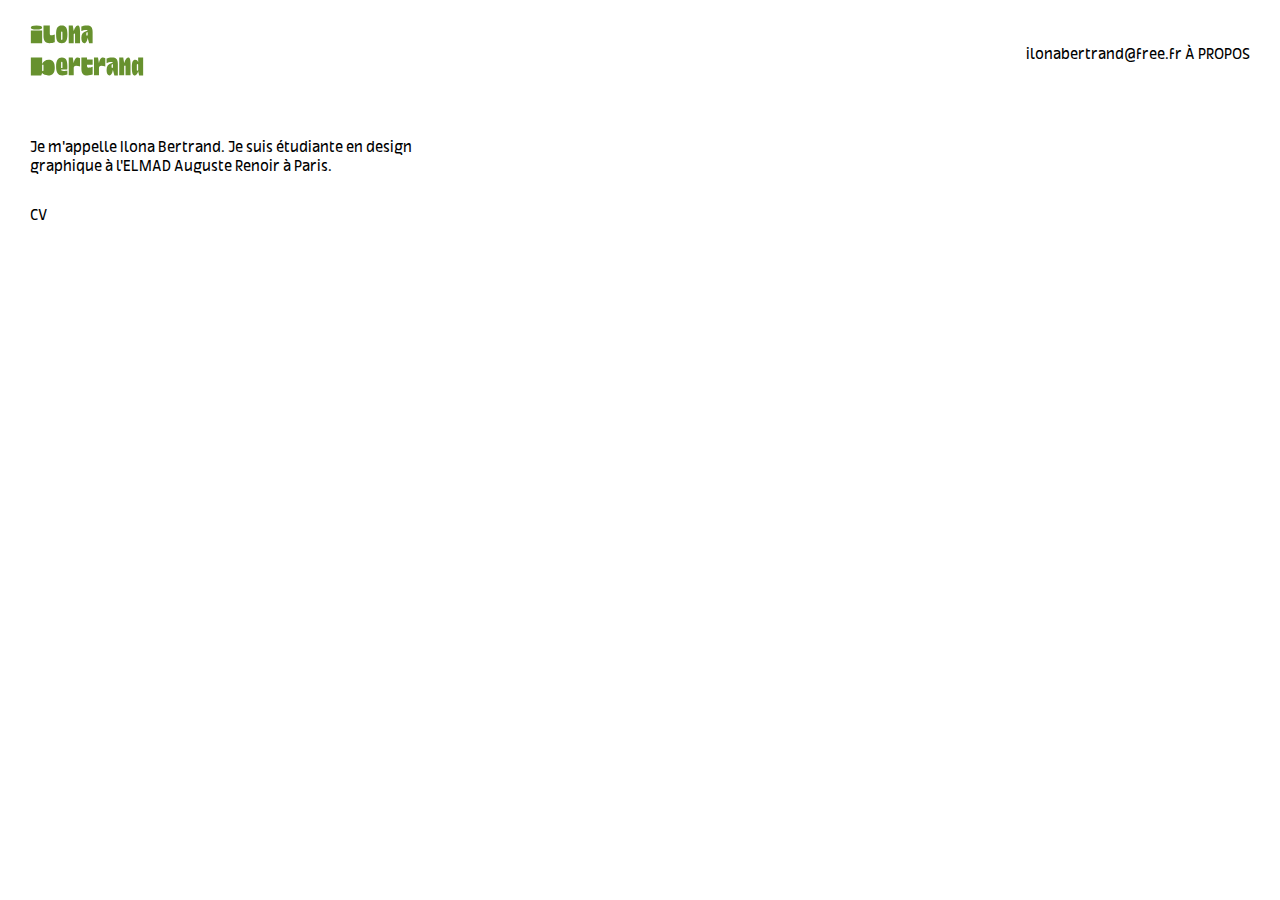
<file: apropos.html>
<!DOCTYPE html>
<html lang="fr">

<head>

    <meta charset="UTF-8">
    <meta name="viewport" content="width=device-width, initial-scale=1.0">
    <title>Ilona Bertrand — À propos</title>
    <link rel="stylesheet" href="portfolio.css">

    <style>
        p{
            max-width: 400px;
        }
    </style>

</head>

<body>

    <header class="header">

        <h1><a href="portfolio.html"><img src="logo.svg" alt="Ilona Bertrand" width="114" height="56"></a></h1>

        <nav class="header-nav">

            <a href="mailto:ilonabertrand@free.fr">ilonabertrand@free.fr</a>
            <a href="apropos.html"><span>À PROPOS</span></a>
        
        </nav>

    </header>

    <p class="propos">Je m'appelle Ilona Bertrand. Je suis étudiante en design graphique à l'ELMAD Auguste Renoir à Paris.</p>

    <a class="propos cv" href="CV.pdf">
        
        <span>CV</span>
    
    </a>

</body>

</html>
</file>
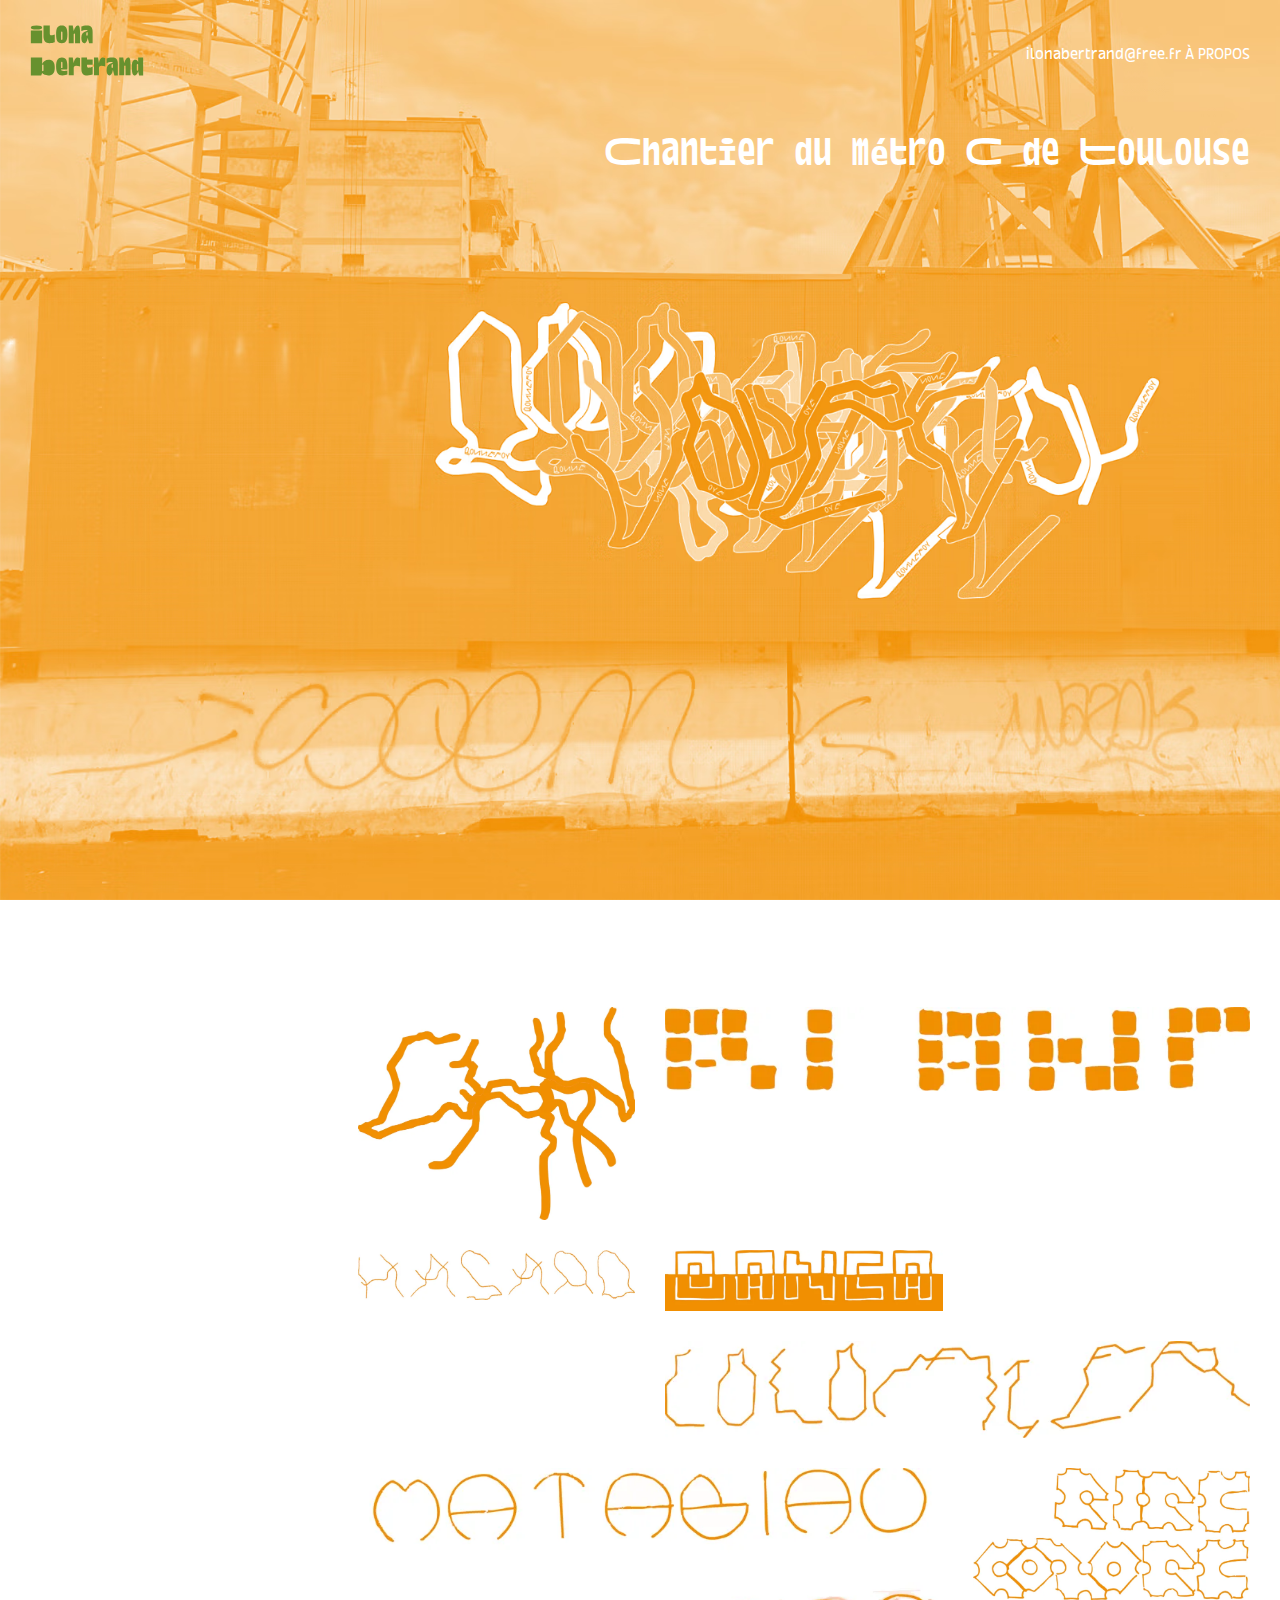
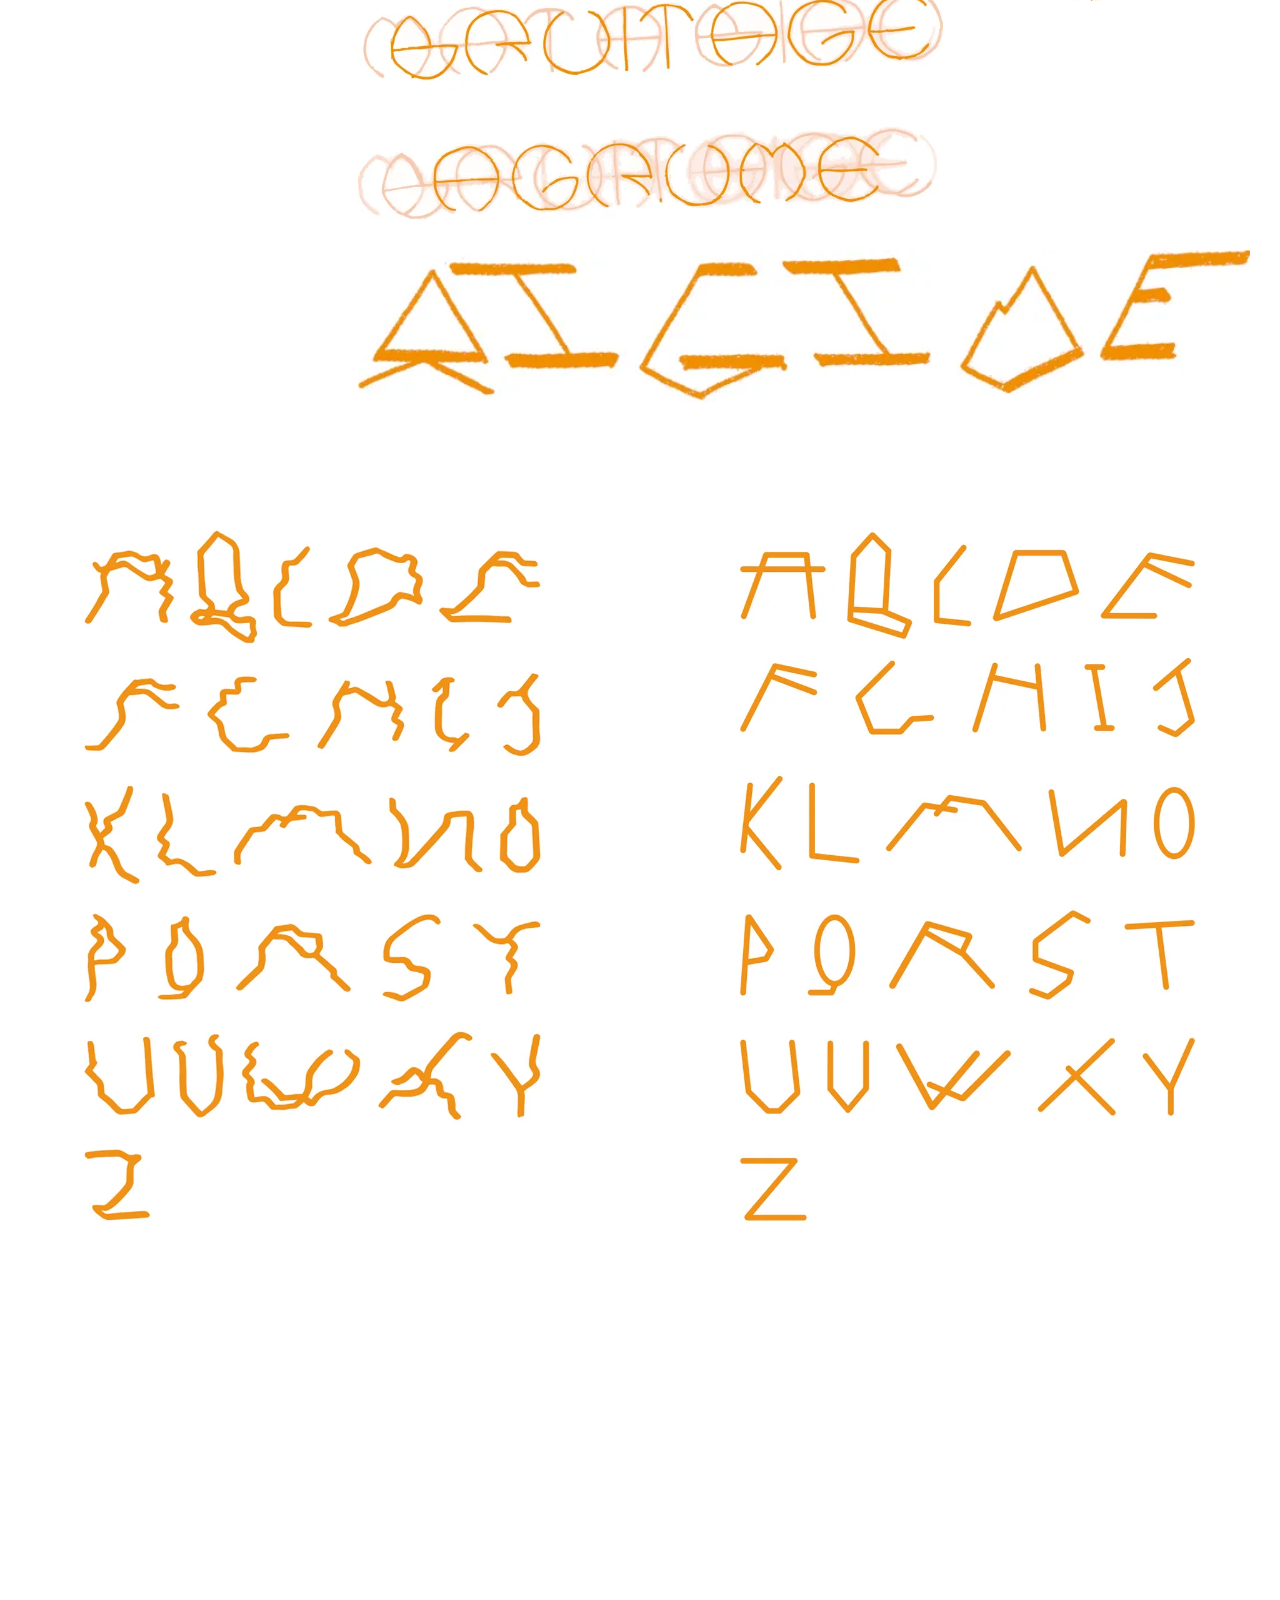
<file: chantier.html>
<!DOCTYPE html>
<html lang="fr">

<head>

    <meta charset="UTF-8">
    <meta name="viewport" content="width=device-width, initial-scale=1.0">
    <title>Ilona Bertrand — Chantier métro C</title>
    <link rel="stylesheet" href="projets.css">

</head>

<body class="chantier" >

    <header class="header">

        <h1><a href="portfolio.html"><img src="logo.svg" alt="Ilona Bertrand" width="114" height="56"></a></h1>

        <nav class="header-nav">

            <a href="mailto:ilonabertrand@free.fr">ilonabertrand@free.fr</a>
            <a href="apropos.html"><span>À PROPOS</span></a>
        
        </nav>


        
    </header>

    <p class="titre">Chantier du métro C de Toulouse</p>

    <div class="tout">

        <div class="grid-main">

            <p class="texte">Ce projet vise à informer le public sur l’avenir des chantiers de la ligne C du métro de Toulouse, tout en les encourageant à accepter ces travaux malgré les inconvénients qu’ils engendrent. Ma typographie s’inspire de l’esthétique du chantier et du plan des lignes de métro de Toulouse contenant la ligne C. Elle joue sur l’illisible, pour traduire la confusion que le passant ressent lorsqu’il voit des travaux en cours.</p>

            <div class="grid">

                <img class="item" src="chantier3.webp" alt="Hypothèse typographique">
                <img class="item chantier01" src="chantier1.webp" alt="Hypothèse typographique">
                <img class="item" src="chantier5.webp" alt="Hypothèse typographique">
                <img class="item" src="chantier2.webp" alt="Hypothèse typographique">
                <img class="item chantier04" src="chantier4.webp" alt="Hypothèse typographique">
                <img class="item chantier06" src="chantier6.webp" alt="Hypothèse typographique">
                <img class="item chantier07" src="chantier7.webp" alt="Hypothèse typographique">
                <img class="item chantier08" src="chantier8.webp" alt="Hypothèse typographique">
                
            </div>
            
        </div>

        <div class="autre-grid">

            <img class="item" src="chantier9.webp" alt="Typographie chantier métro C">
            <img class="item" src="chantier10.webp" alt="Typographie chantier métro C">
            
        </div>

    </div>

    <footer class="footer">

        <p>Typographie utilisée : Dina Chaumont d'André Baldinger, Toan Vu-Huu, Jimmy Le Guennec et Fanny Hamelin</p>

    </footer>

</body>

</html>
</file>
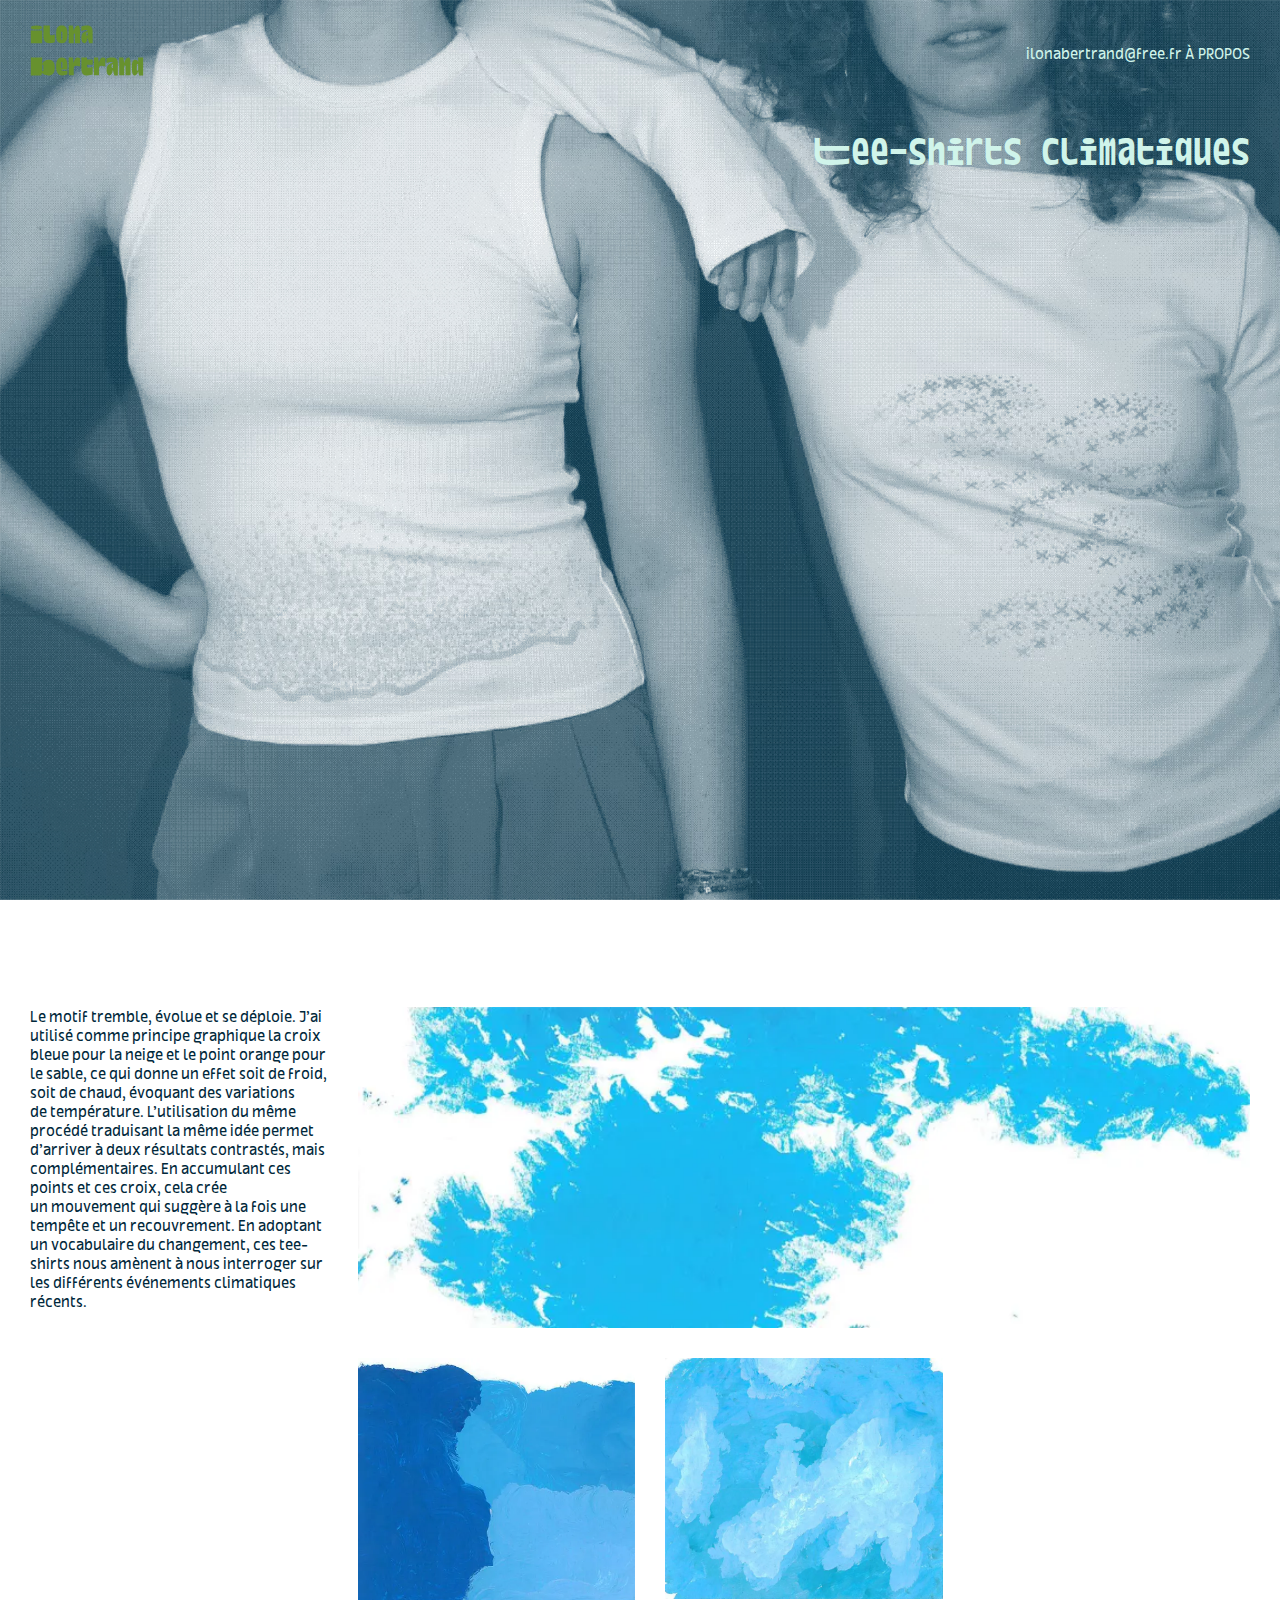
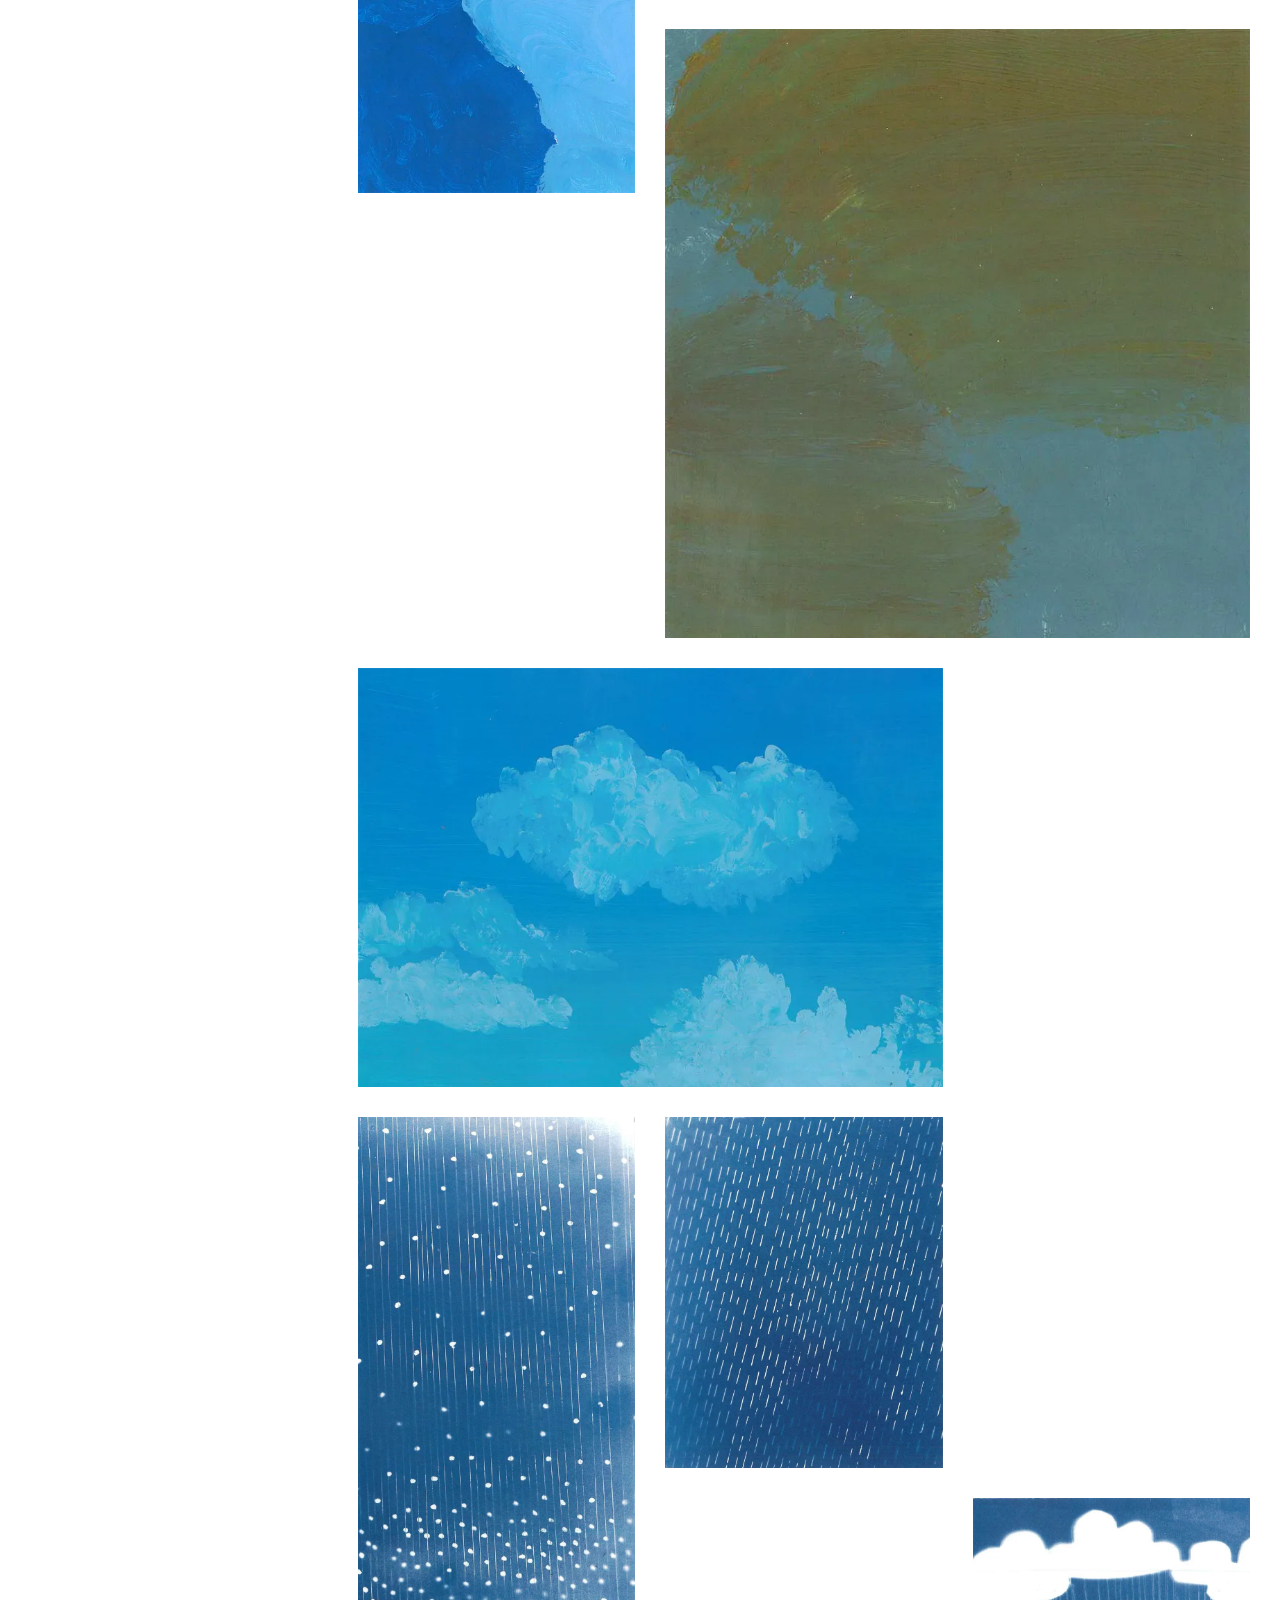
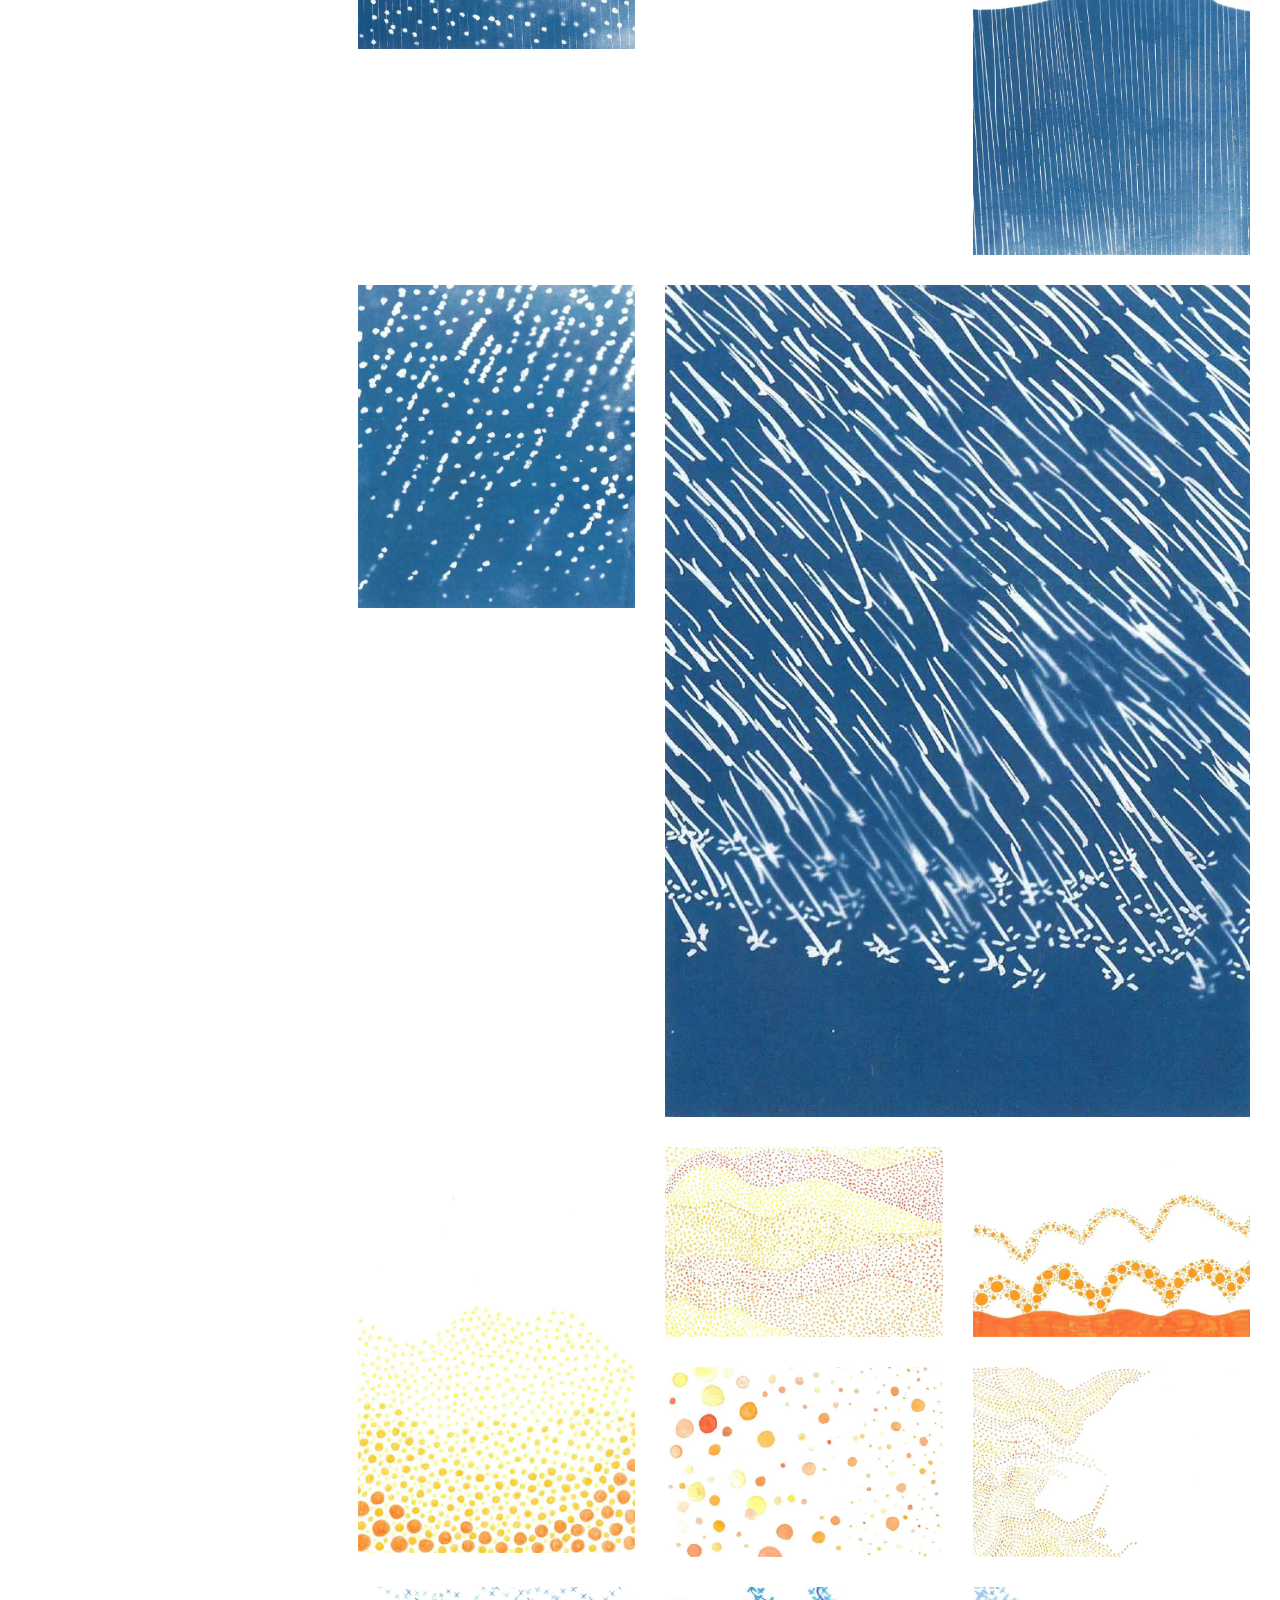
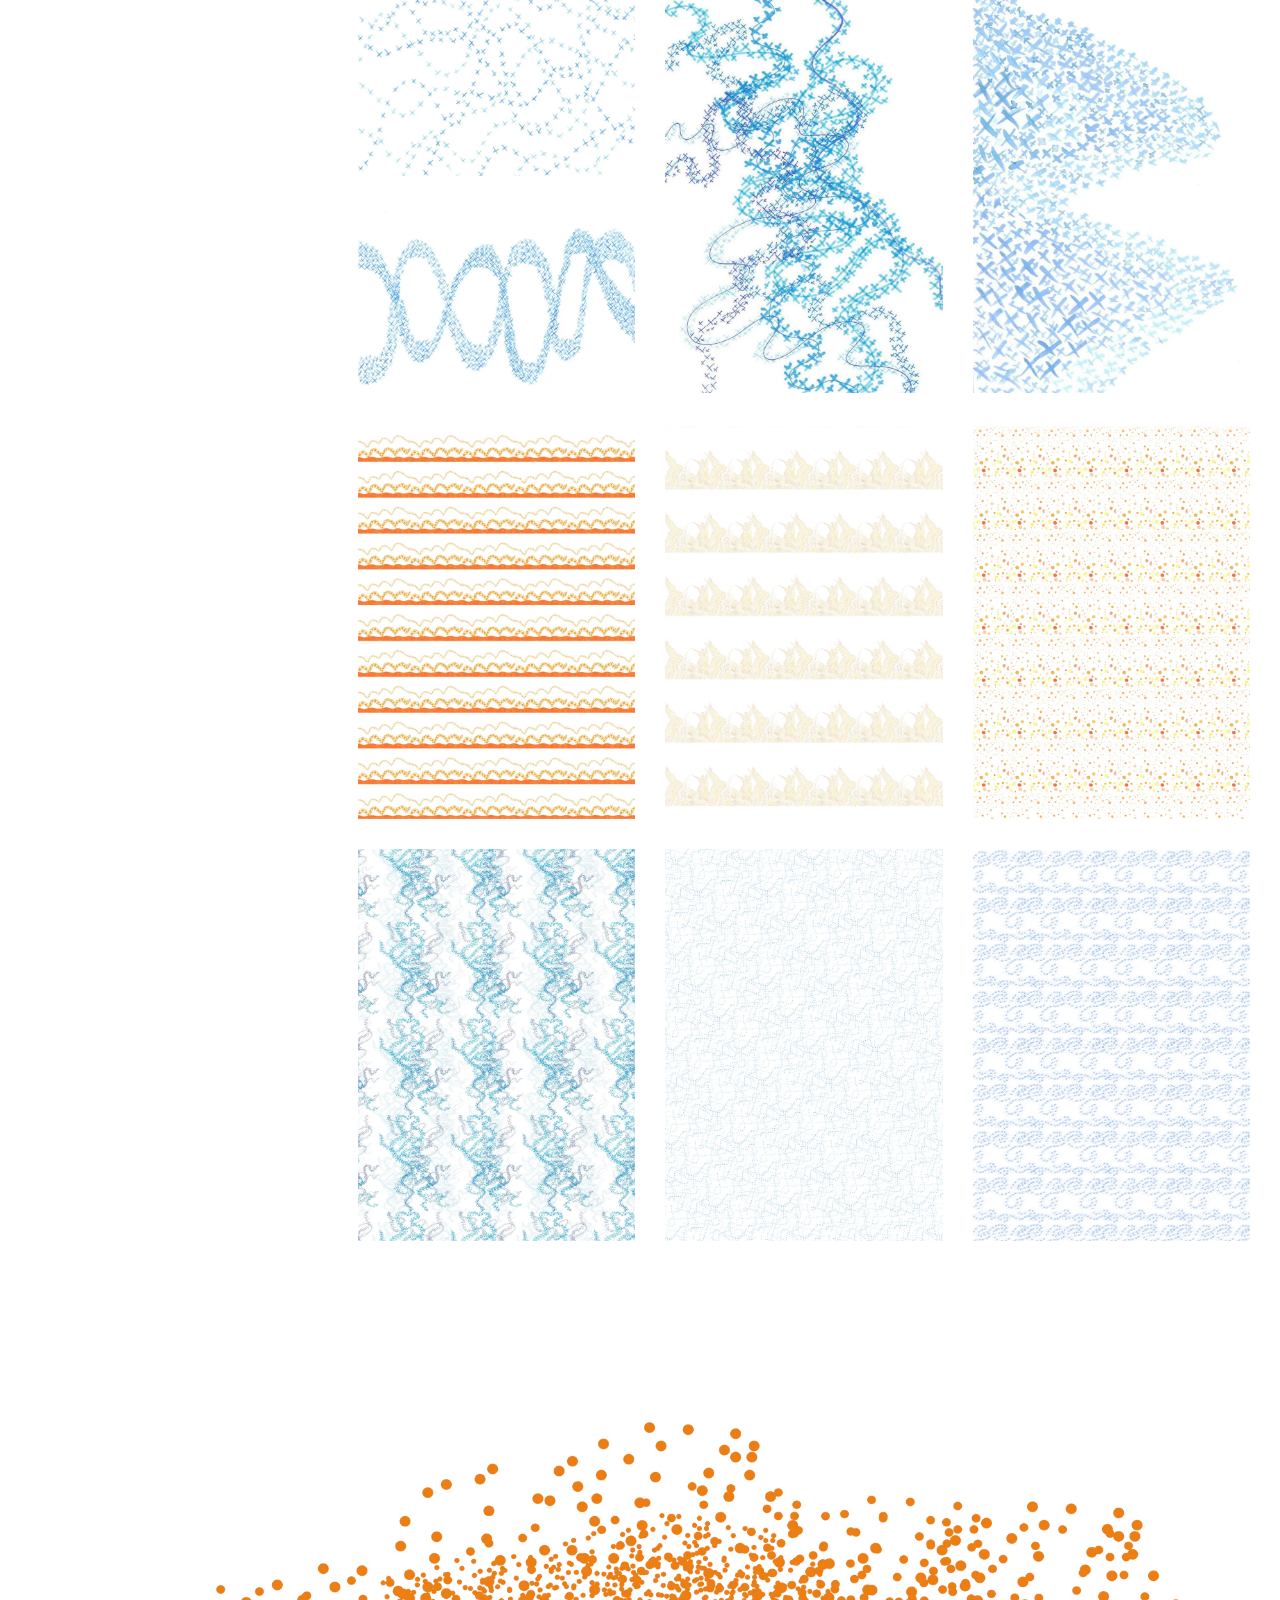
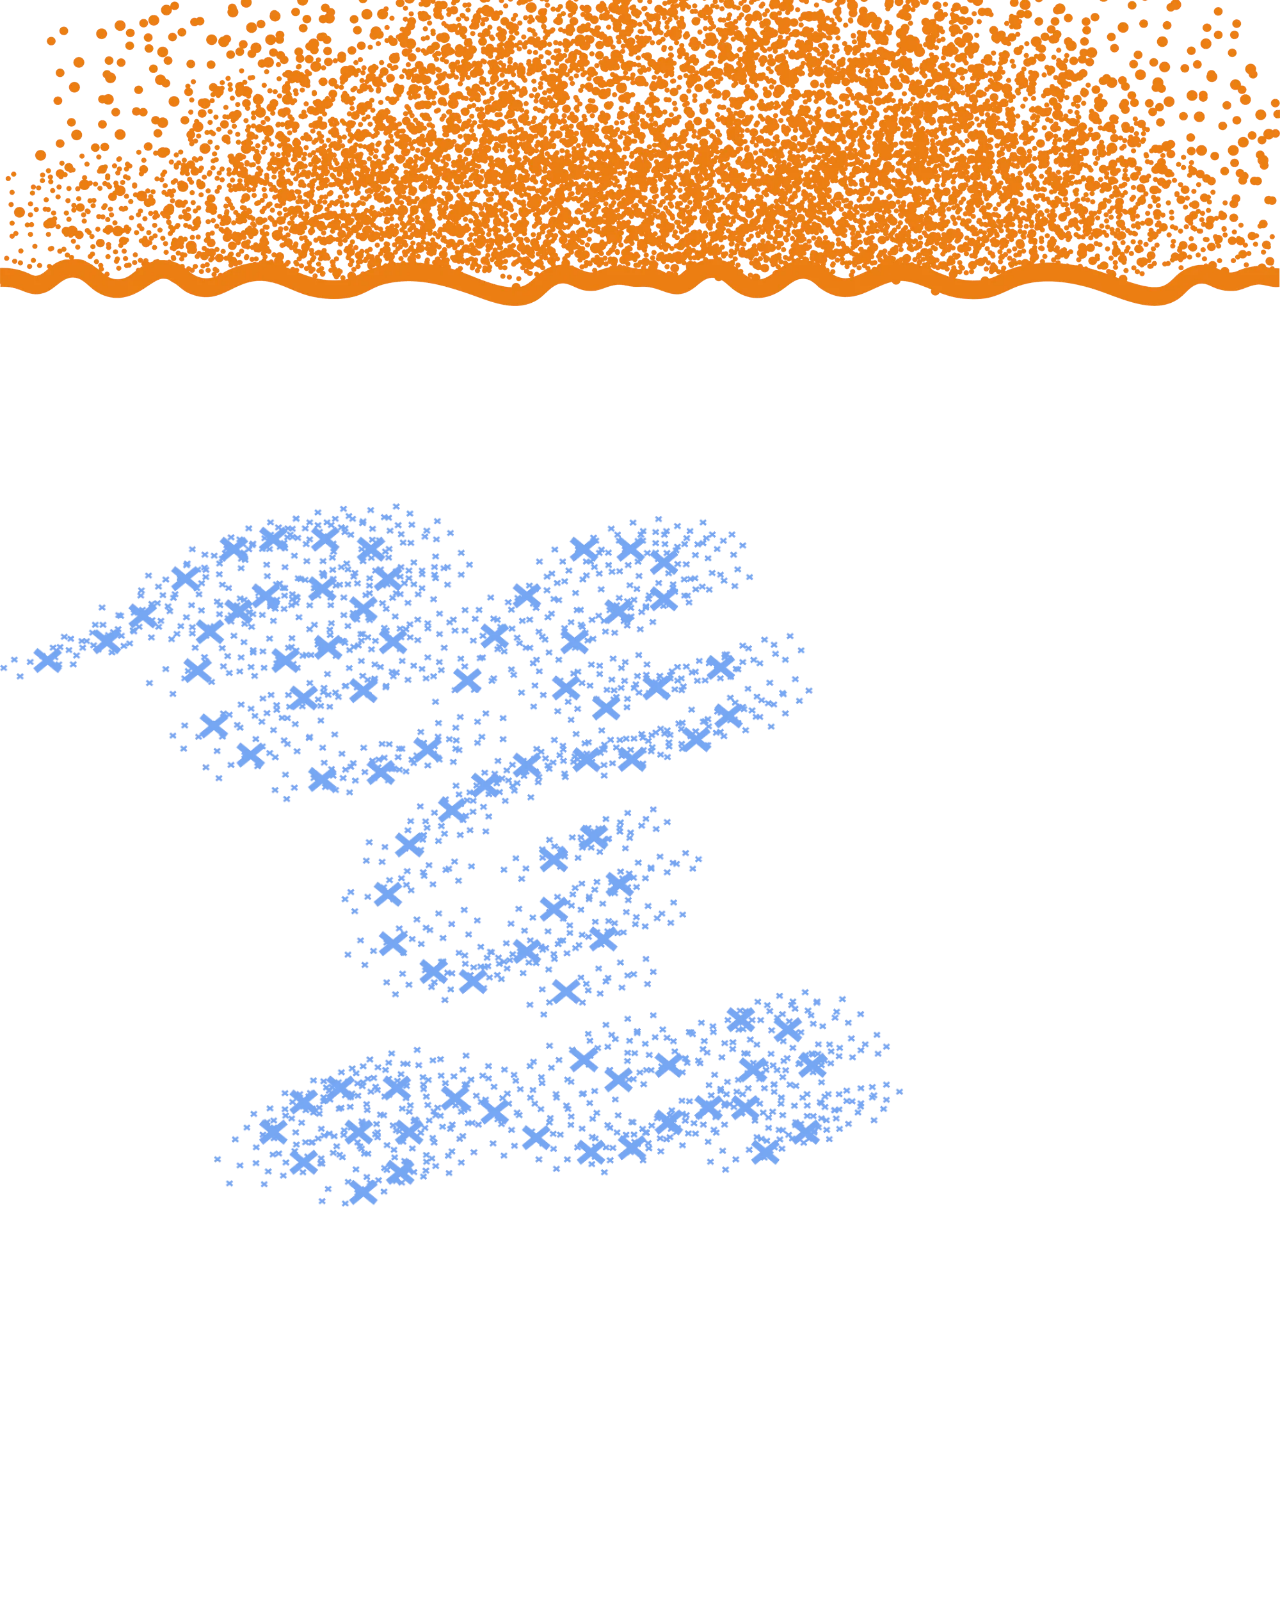
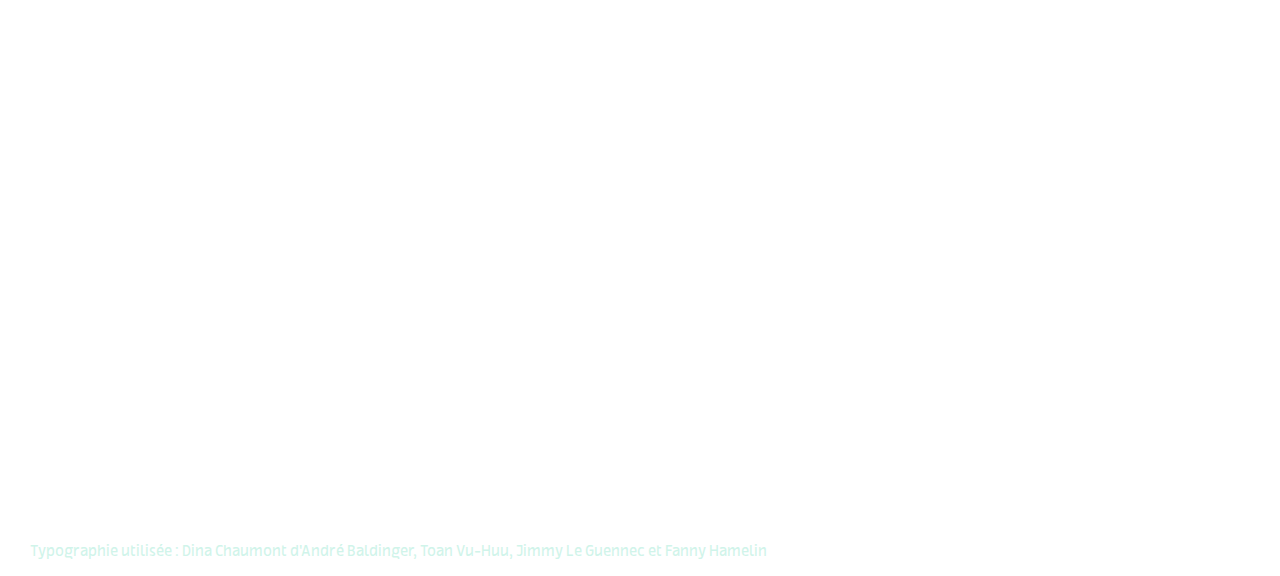
<file: climat.html>
<!DOCTYPE html>
<html lang="fr">

<head>

    <meta charset="UTF-8">
    <meta name="viewport" content="width=device-width, initial-scale=1.0">
    <title>Ilona Bertrand — Tee-shirts climatiques</title>
    <link rel="stylesheet" href="projets.css">

</head>

<body class="climat" >

    <header class="header">

        <h1><a href="portfolio.html"><img src="logo.svg" alt="Ilona Bertrand" width="114" height="56"></a></h1>

        <nav class="header-nav">

            <a href="mailto:ilonabertrand@free.fr">ilonabertrand@free.fr</a>
            <a href="apropos.html"><span>À PROPOS</span></a>
        
        </nav>

    </header>

    <p class="titre">Tee-shirts climatiques</p>

    <div class="tout">

        <div class="grid-main">

            <p class="texte">Le motif tremble, évolue et se déploie. J’ai utilisé comme principe graphique la croix bleue pour la neige et le point orange pour le sable, ce qui donne un effet soit de froid, soit de chaud, évoquant des variations de température. L’utilisation du même procédé traduisant la même idée permet d’arriver à deux résultats contrastés, mais complémentaires. En accumulant ces points et ces croix, cela crée un mouvement qui suggère à la fois une tempête et un recouvrement. En adoptant un vocabulaire du changement, ces tee-shirts nous amènent à nous interroger sur les différents événements climatiques récents. </p>

            <div class="grid">

                <img class="item climat01" src="climat1.webp" alt="Recherche graphique sur le climat">
                <img class="item climat05" src="climat5.webp" alt="Recherche graphique sur le climat">
                <img class="item climat02" src="climat2.webp" alt="Recherche graphique sur le climat">
                <img class="item climat06" src="climat6.webp" alt="Recherche graphique sur le climat">
                <img class="item climat04" src="climat4.webp" alt="Recherche graphique sur le climat">
                <img class="item climat07" src="climat7.webp" alt="Recherche graphique sur le climat">
                <img class="item climat08" src="climat8.webp" alt="Recherche graphique sur le climat">
                <img class="item climat09" src="climat9.webp" alt="Recherche graphique sur le climat">
                <img class="item climat10" src="climat10.webp" alt="Recherche graphique sur le climat">
                <img class="item climat11" src="climat11.webp" alt="Recherche graphique sur le climat">
                <img class="item climat12" src="climat12.webp" alt="Recherche graphique sur le climat">
                <img class="item climat13" src="climat13.webp" alt="Recherche graphique sur le climat">
                <img class="item climat14" src="climat14.webp" alt="Recherche graphique sur le climat">
                <img class="item climat15" src="climat15.webp" alt="Recherche graphique sur le climat">
                <img class="item climat16" src="climat16.webp" alt="Recherche graphique sur le climat">
                <img class="item climat17" src="climat17.webp" alt="Recherche graphique sur le climat">
                <img class="item climat18" src="climat18.webp" alt="Recherche graphique sur le climat">
                <img class="item climat19" src="climat19.webp" alt="Recherche graphique sur le climat">
                <img class="item climat20" src="climat20.webp" alt="Recherche graphique sur le climat">
                <img class="item climat27" src="climat27.webp" alt="Recherche graphique sur le climat">
                <img class="item climat28" src="climat28.webp" alt="Recherche graphique sur le climat">
                <img class="item climat30" src="climat30.webp" alt="Recherche graphique sur le climat">
                <img class="item climat22" src="climat22.webp" alt="Recherche graphique sur le climat">
                <img class="item climat25" src="climat25.webp" alt="Recherche graphique sur le climat">
                <img class="item climat26" src="climat26.webp" alt="Recherche graphique sur le climat">
                
            </div>
            
        </div>

        <img class=leporello src="bgclima.webp" alt="Motif final tempête de sable" width= "100%">
        <img class=leporello src="bgclimat.webp" alt="Motif final tempête de neige" width= "100%">

    </div>

    <footer class="footer">

        <p>Typographie utilisée : Dina Chaumont d'André Baldinger, Toan Vu-Huu, Jimmy Le Guennec et Fanny Hamelin</p>

    </footer>

</body>

</html>
</file>
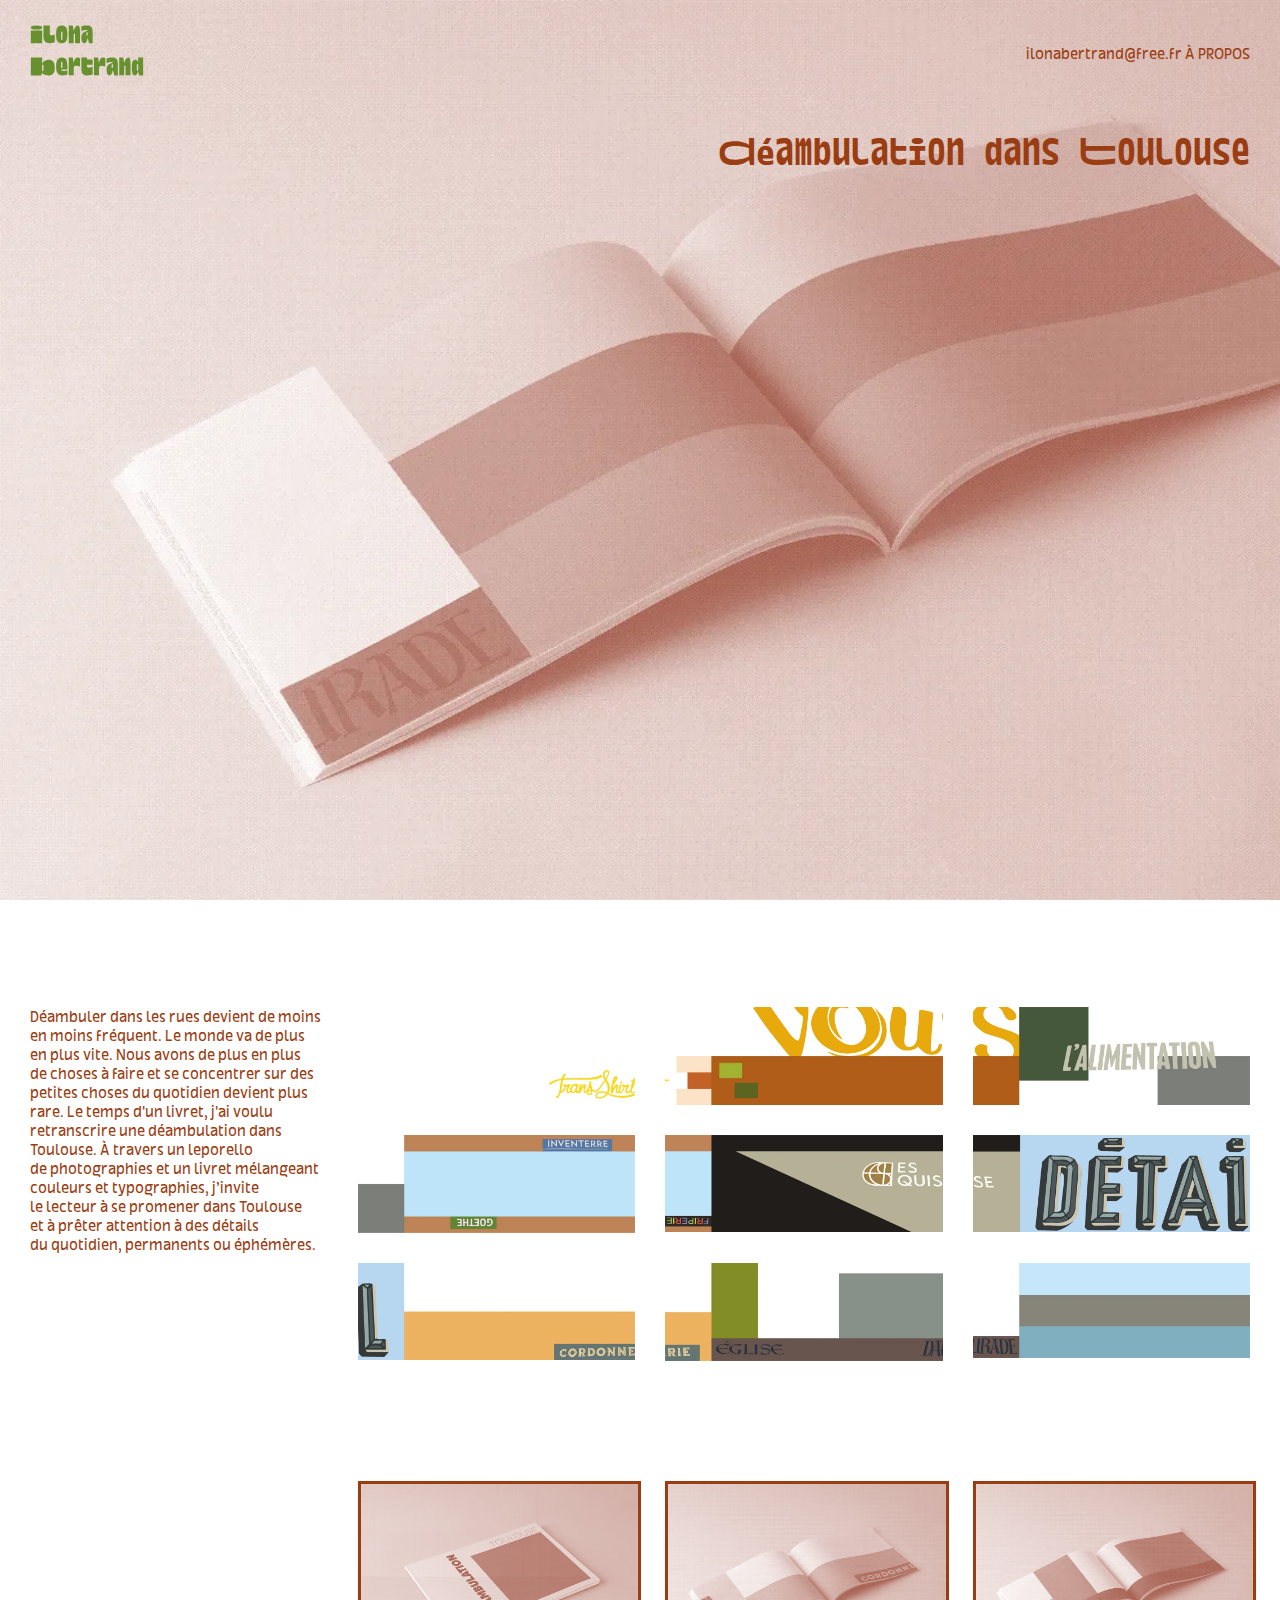
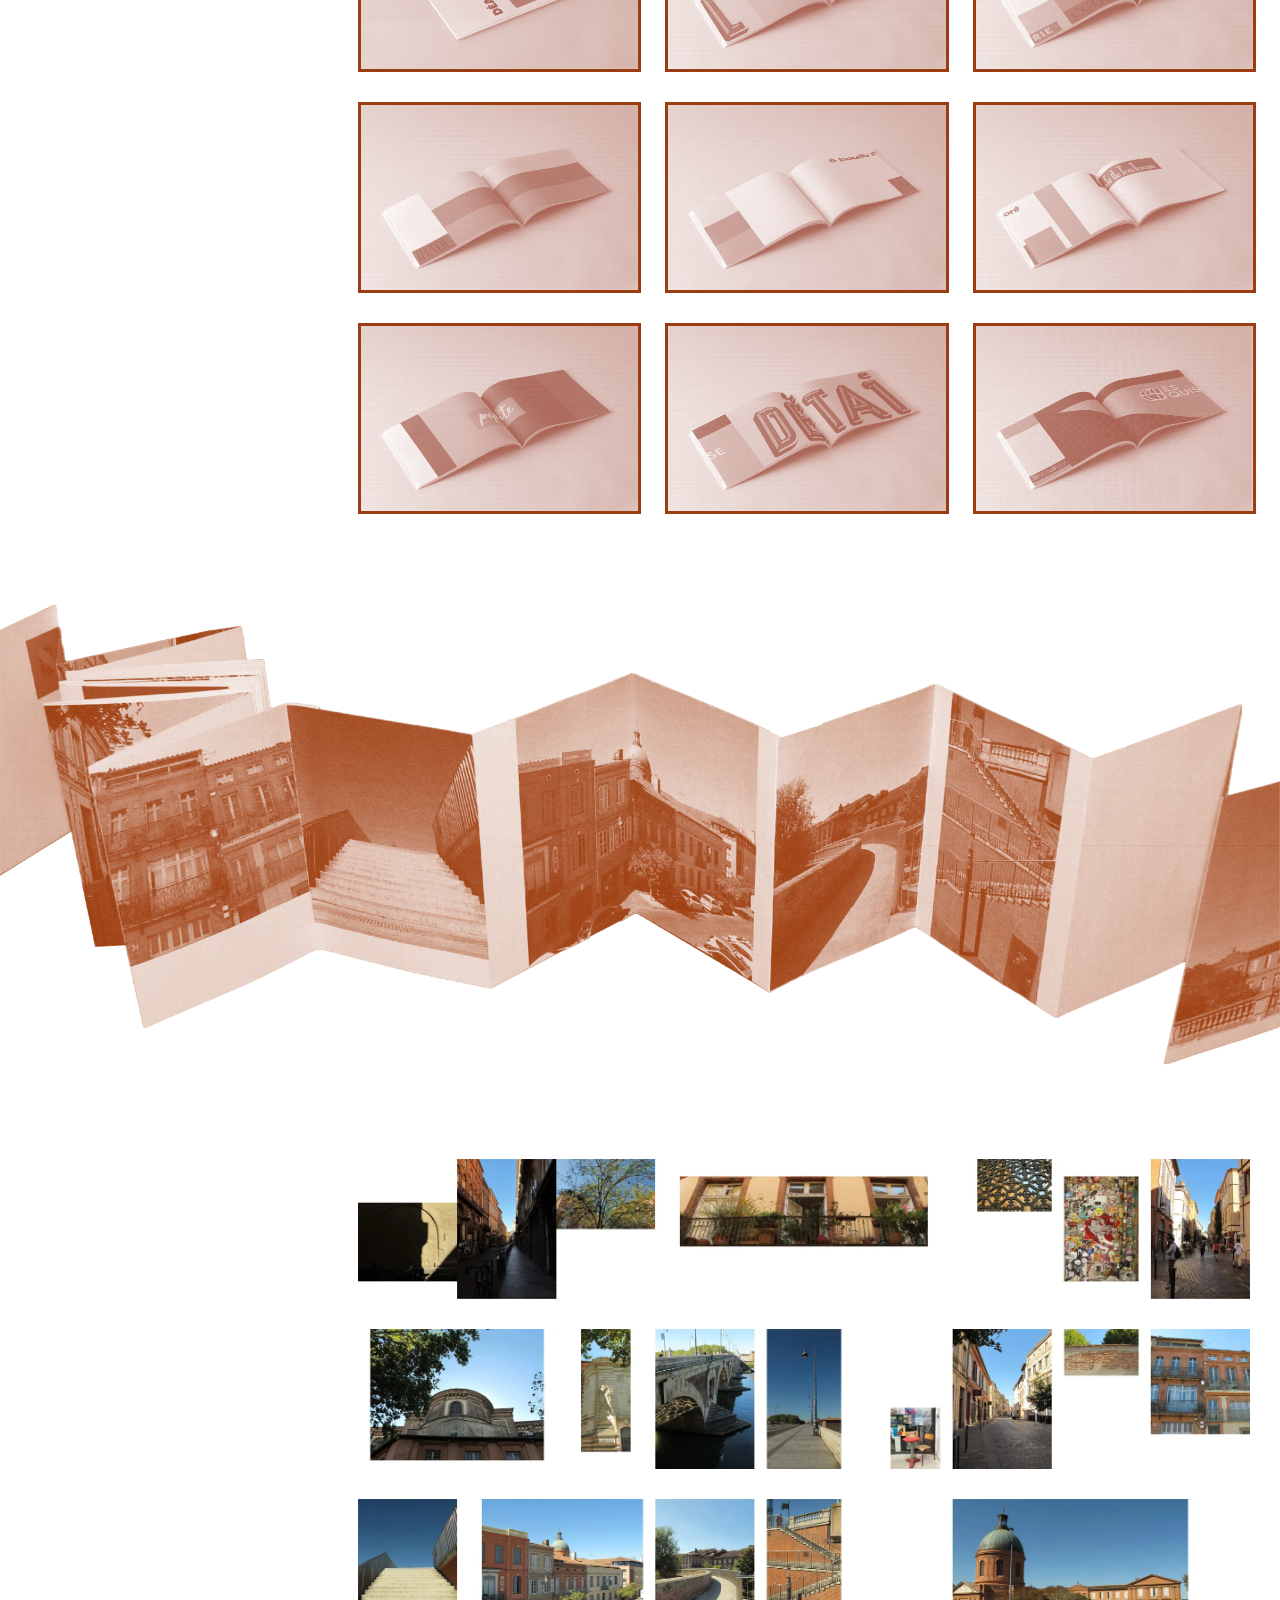
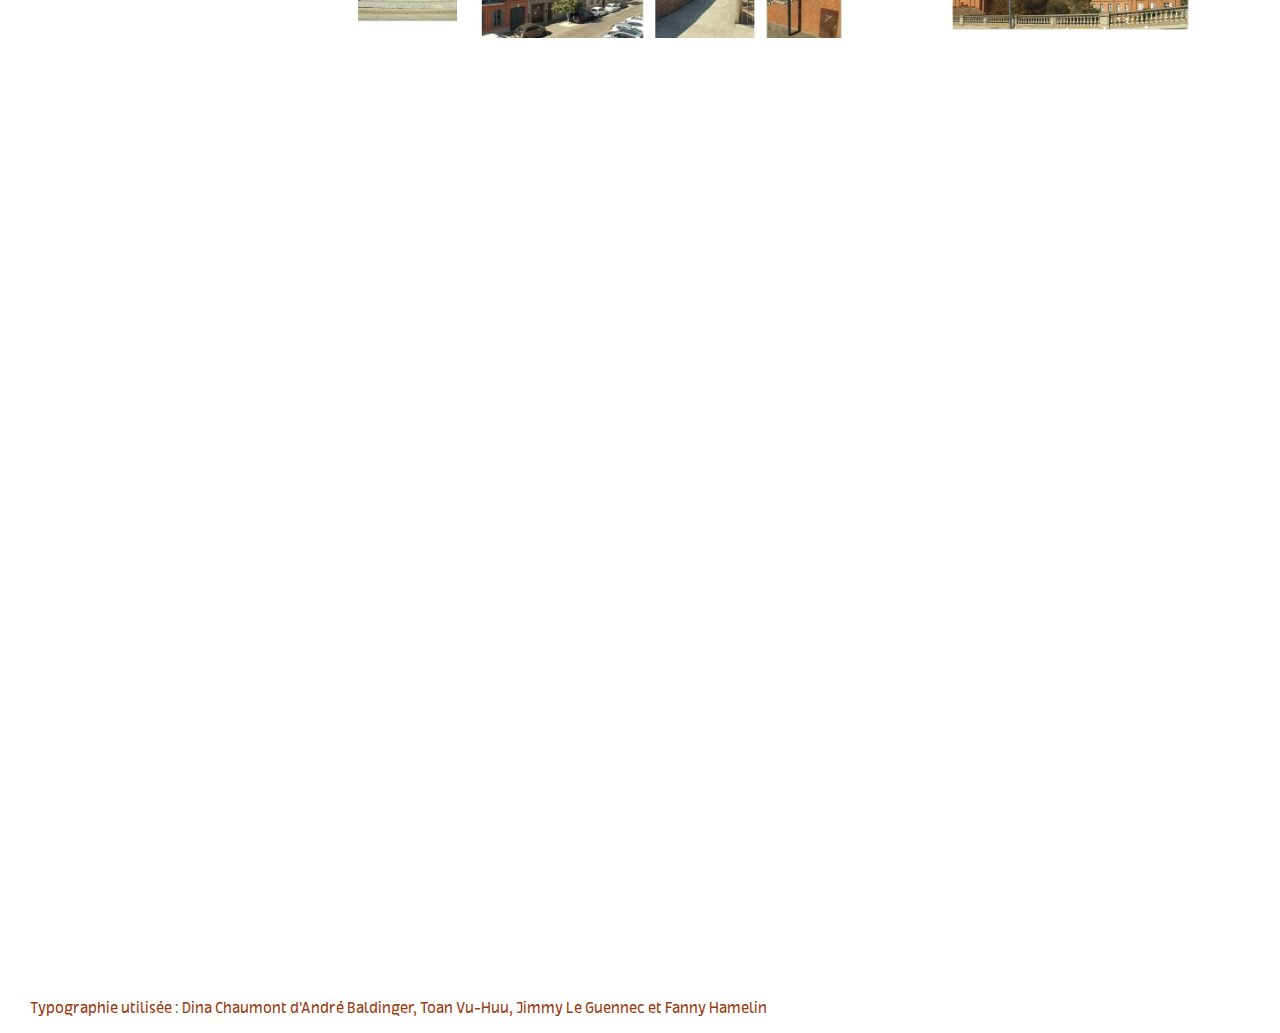
<file: deambulation.html>
<!DOCTYPE html>
<html lang="fr">

<head>

    <meta charset="UTF-8">
    <meta name="viewport" content="width=device-width, initial-scale=1.0">
    <title>Ilona Bertrand — Déambulation dans Toulouse</title>
    <link rel="stylesheet" href="projets.css">

</head>

<body class="deambulation">

    <header class="header">

        <h1><a href="index.html"><img src="logo.svg" alt="Ilona Bertrand" width="114" height="56"></a></h1>

        <nav class="header-nav">

            <a href="mailto:ilonabertrand@free.fr">ilonabertrand@free.fr</a>
            <a href="apropos.html"><span>À PROPOS</span></a>
        
        </nav>
        
    </header>

    <p class="titre">Déambulation dans Toulouse</p>

    <div class="tout">

        <div class="grid-main">

            <p class="texte">Déambuler dans les rues devient de moins en moins fréquent. Le monde va de plus en plus vite. Nous avons de plus en plus de choses à faire et se concentrer sur des petites choses du quotidien devient plus rare. Le temps d'un livret, j'ai voulu retranscrire une déambulation dans Toulouse. À travers un leporello de photographies et un livret mélangeant couleurs et typographies, j’invite le lecteur à se promener dans Toulouse et à prêter attention à des détails du quotidien, permanents ou éphémères.</p>


            <div class="grid">

                <img class="item" src="carnetdeambu2.webp" alt="Page du carnet">
                <img class="item" src="carnetdeambu3.webp" alt="Page du carnet">
                <img class="item" src="carnetdeambu4.webp" alt="Page du carnet">
                <img class="item" src="carnetdeambu5.webp" alt="Page du carnet">
                <img class="item" src="carnetdeambu6.webp" alt="Page du carnet">
                <img class="item" src="carnetdeambu7.webp" alt="Page du carnet">
                <img class="item" src="carnetdeambu8.webp" alt="Page du carnet">
                <img class="item" src="carnetdeambu9.webp" alt="Page du carnet">
                <img class="item" src="carnetdeambu10.webp" alt="Page du carnet">

            </div>

        </div>

        <section class="section"></section>

        <div class="grid-main">

            <div class="grid">

                <img class="item photo" src="photocarnet1.avif" alt="Page du carnet">
                <img class="item photo" src="photocarnet2.avif" alt="Page du carnet">
                <img class="item photo" src="photocarnet3.avif" alt="Page du carnet">
                <img class="item photo" src="photocarnet4.avif" alt="Page du carnet">
                <img class="item photo" src="photocarnet5.avif" alt="Page du carnet">
                <img class="item photo" src="photocarnet6.avif" alt="Page du carnet">
                <img class="item photo" src="photocarnet7.avif" alt="Page du carnet">
                <img class="item photo" src="photocarnet8.avif" alt="Page du carnet">
                <img class="item photo" src="photocarnet9.avif" alt="Page du carnet">
                
            </div>
        
        </div>

        <section class="section"></section>

        <img class=leporello src="bgdeambulationl.avif" alt="Leporello photo" width= "100%">

        <section class="section"></section>

        <div class="grid-main">

            <img class="itemp" src="leporello1.webp" alt="Page du leporello">
            <img class="itemp" src="leporello2.webp" alt="Page du leporello">
            <img class="itemp" src="leporello3.webp" alt="Page du leporello">

        </div>

    </div>

    <footer class="footer">

        <p>Typographie utilisée : Dina Chaumont d'André Baldinger, Toan Vu-Huu, Jimmy Le Guennec et Fanny Hamelin</p>

    </footer>

</body>

</html>
</file>
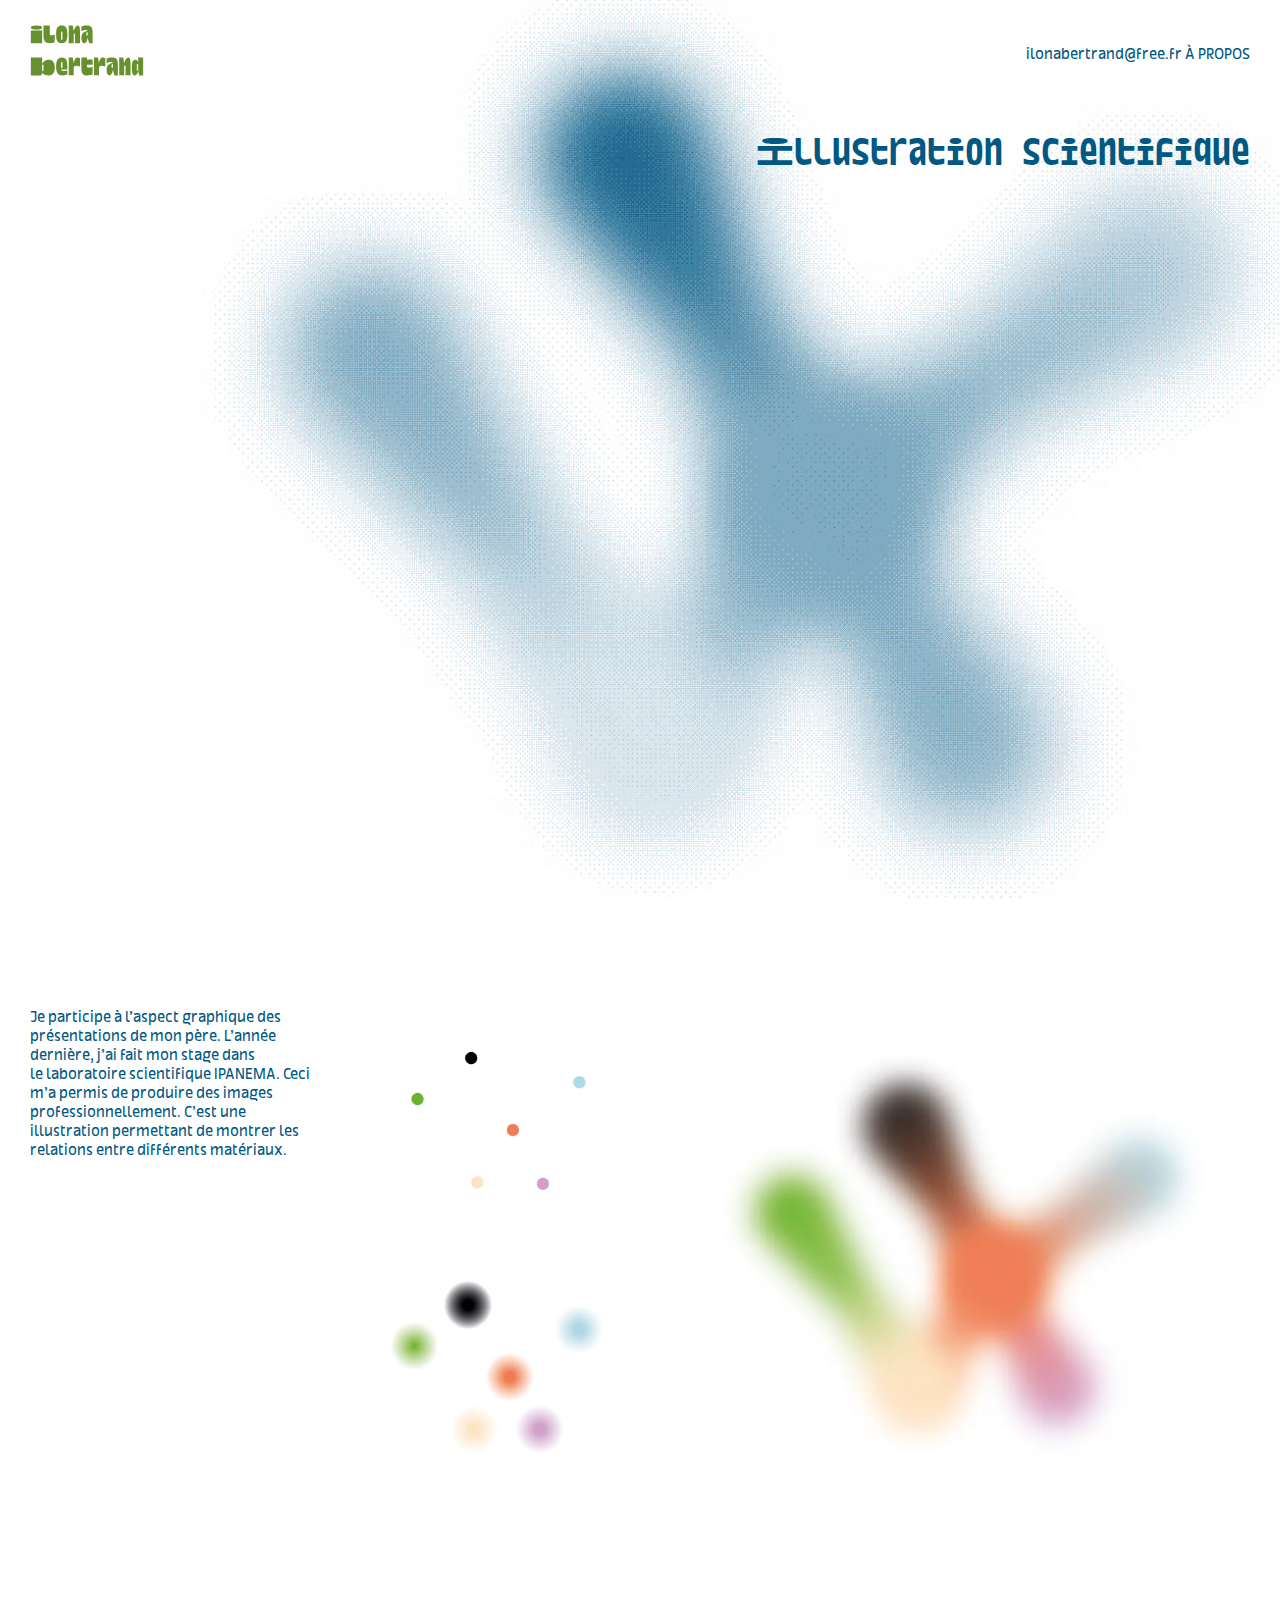
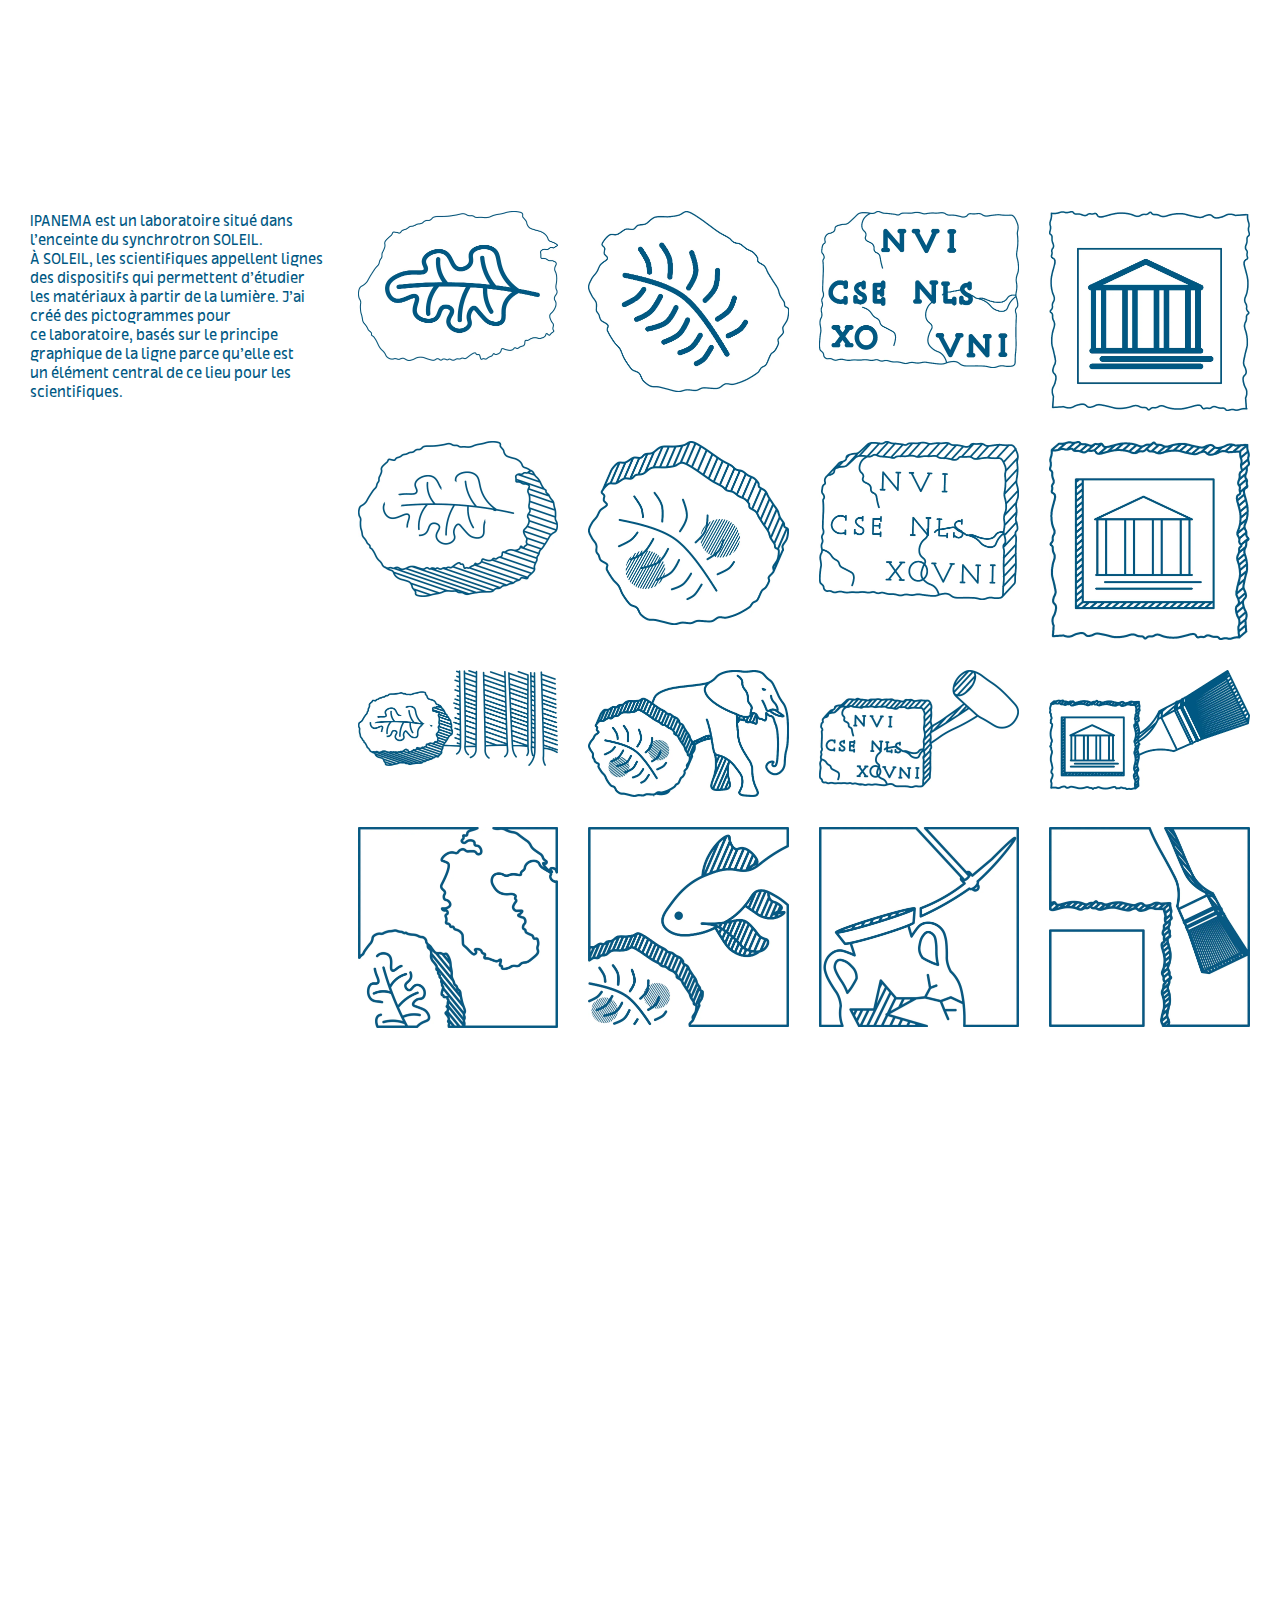
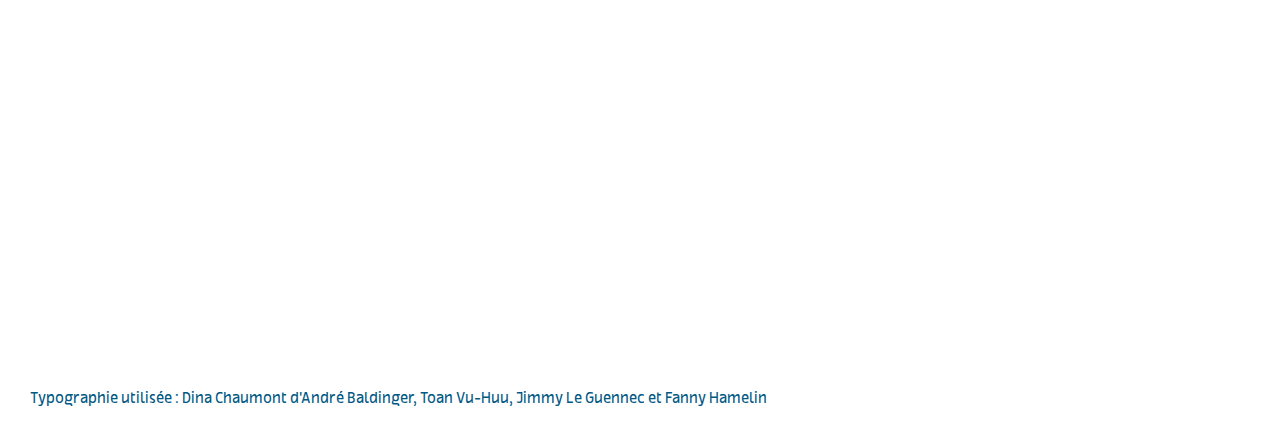
<file: illustration.html>
<!DOCTYPE html>
<html lang="fr">

<head>

    <meta charset="UTF-8">
    <meta name="viewport" content="width=device-width, initial-scale=1.0">
    <title>Ilona Bertrand — Illustration scientifique</title>
    <link rel="stylesheet" href="projets.css">

</head>

<body class="illustration" >

    <header class="header">

        <h1><a href="portfolio.html"><img src="logo.svg" alt="Ilona Bertrand" width="114" height="56"></a></h1>

        <nav class="header-nav">

            <a href="mailto:ilonabertrand@free.fr">ilonabertrand@free.fr</a>
            <a href="apropos.html"><span>À PROPOS</span></a>
        
        </nav>


        
    </header>

    <p class="titre">Illustration scientifique</p>

    <div class="tout">

        <div class="grid-main">

            <p class="texte">Je participe à l’aspect graphique des présentations de mon père. L’année dernière, j’ai fait mon stage dans le laboratoire scientifique IPANEMA. Ceci m’a permis de produire des images professionnellement. 
            C’est une illustration permettant de montrer les relations entre différents matériaux.</p>

            <div class="grid">
            
                <div class="sougrid">

                    <img class="item illus01" src="illustration1.webp" alt="Illustration sur les intéractions de la matière">
                    <img class="item illus02" src="illustration2.webp" alt="Illustration sur les intéractions de la matière">

                </div>

                <img class="item illus03" src="illustration3.webp" alt="Illustration sur les intéractions de la matière">

            </div>

        </div>

    </div>

    <div class="autretout">

        <div class="grid-main">

            <p class="texte">IPANEMA est un laboratoire situé dans l’enceinte du synchrotron SOLEIL. À SOLEIL, les scientifiques appellent lignes des dispositifs qui permettent d’étudier les matériaux à partir de la lumière. J’ai créé des pictogrammes pour ce laboratoire, basés sur le principe graphique de la ligne parce qu’elle est un élément central de ce lieu pour les scientifiques. </p>

            <div class="quatre">

                <img class="item" src="illus1.webp" alt="Pictogramme paléo-environnement">
                <img class="item" src="illus2.webp" alt="Pictogramme paléontologie">
                <img class="item" src="illus4.webp" alt="Pictogramme archéologie">
                <img class="item" src="illus3.webp" alt="Pictogramme patrimoine">
                <img class="item" src="illus5.webp" alt="Pictogramme paléo-environnement">
                <img class="item" src="illus6.webp" alt="Pictogramme paléontologie">
                <img class="item" src="illus8.webp" alt="Pictogramme archéologie">
                <img class="item" src="illus7.webp" alt="Pictogramme patrimoine">
                <img class="item" src="illus10.webp" alt="Pictogramme paléo-environnement">
                <img class="item" src="illus9.webp" alt="Pictogramme paléontologie">                
                <img class="item" src="illus12.webp" alt="Pictogramme archéologie">
                <img class="item" src="illus11.webp" alt="Pictogramme patrimoine">
                <img class="item" src="illus15.webp" alt="Pictogramme paléo-environnement">
                <img class="item" src="illus16.webp" alt="Pictogramme paléontologie">
                <img class="item" src="illus13.webp" alt="Pictogramme archéologie">
                <img class="item" src="illus14.webp" alt="Pictogramme patrimoine">

            </div>

        </div>

    </div>

    <footer class="footer">

        <p>Typographie utilisée : Dina Chaumont d'André Baldinger, Toan Vu-Huu, Jimmy Le Guennec et Fanny Hamelin</p>

    </footer>

</body>

</html>
</file>
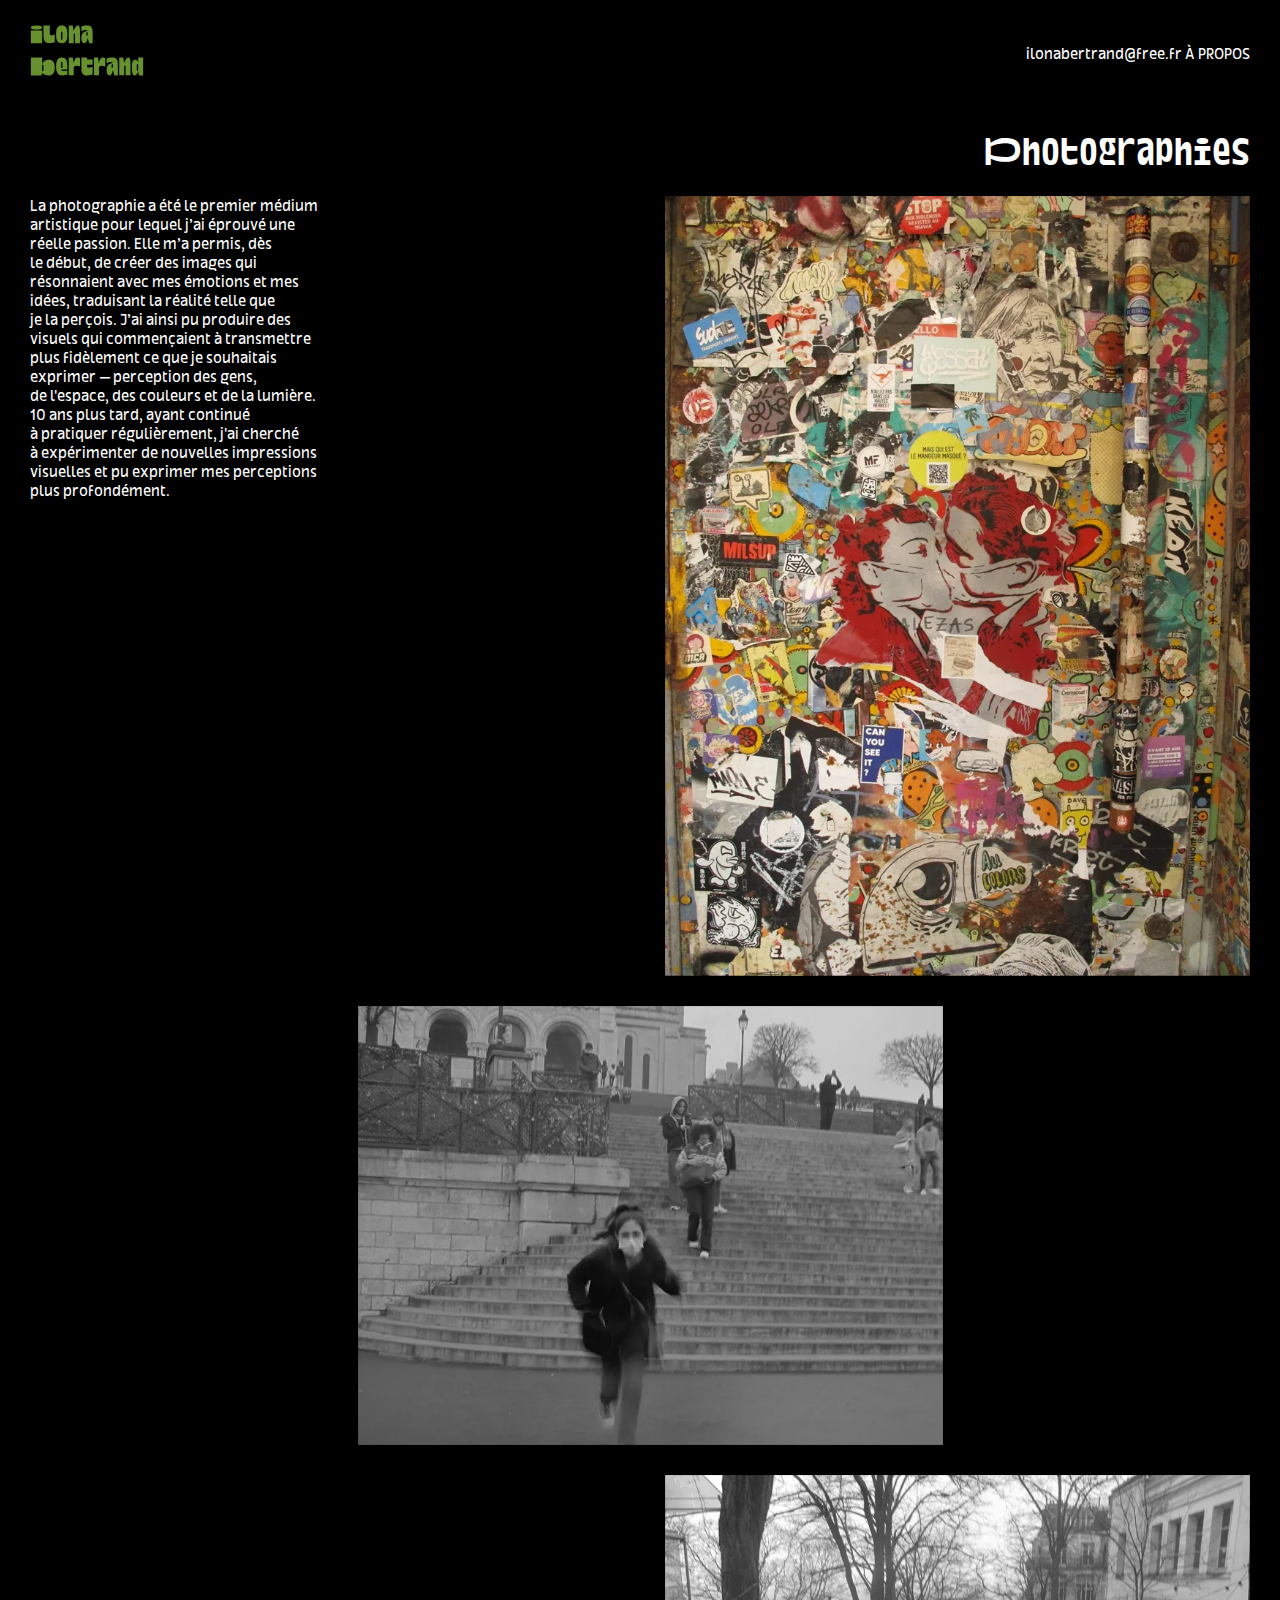
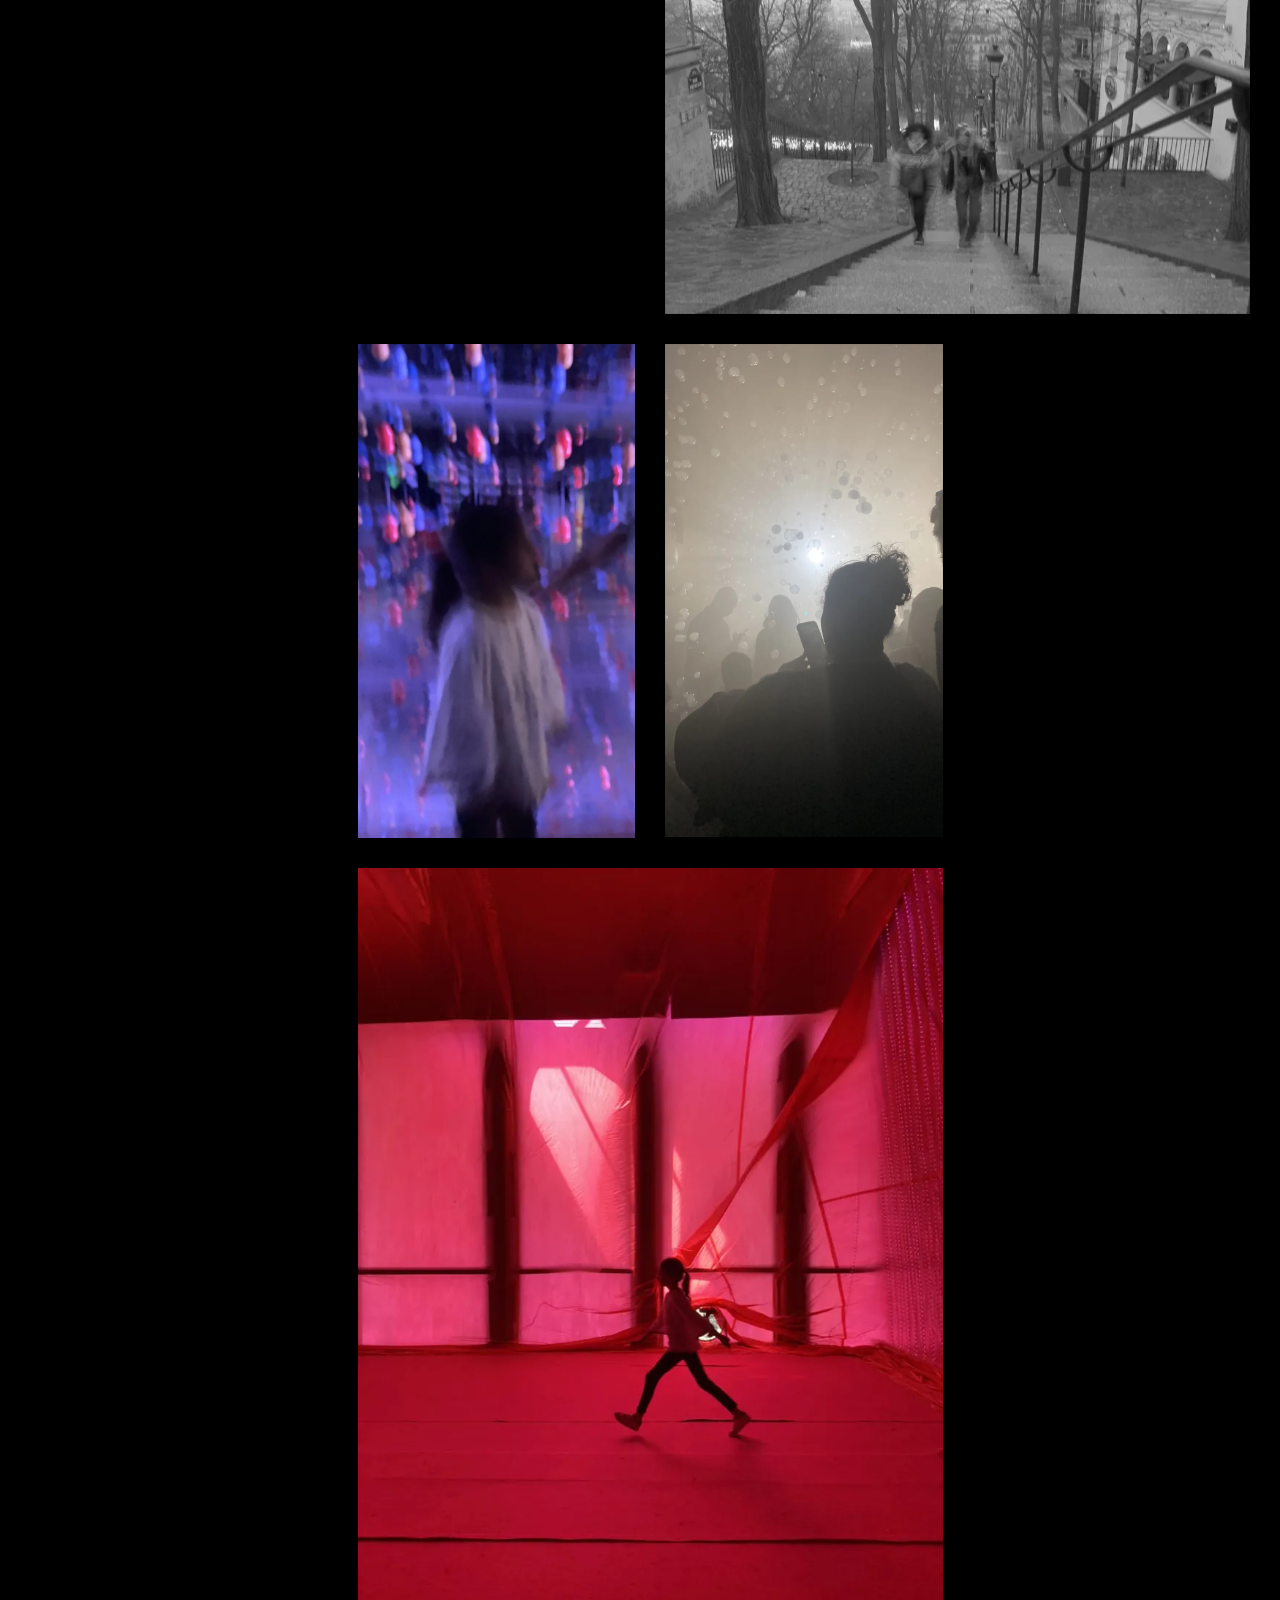
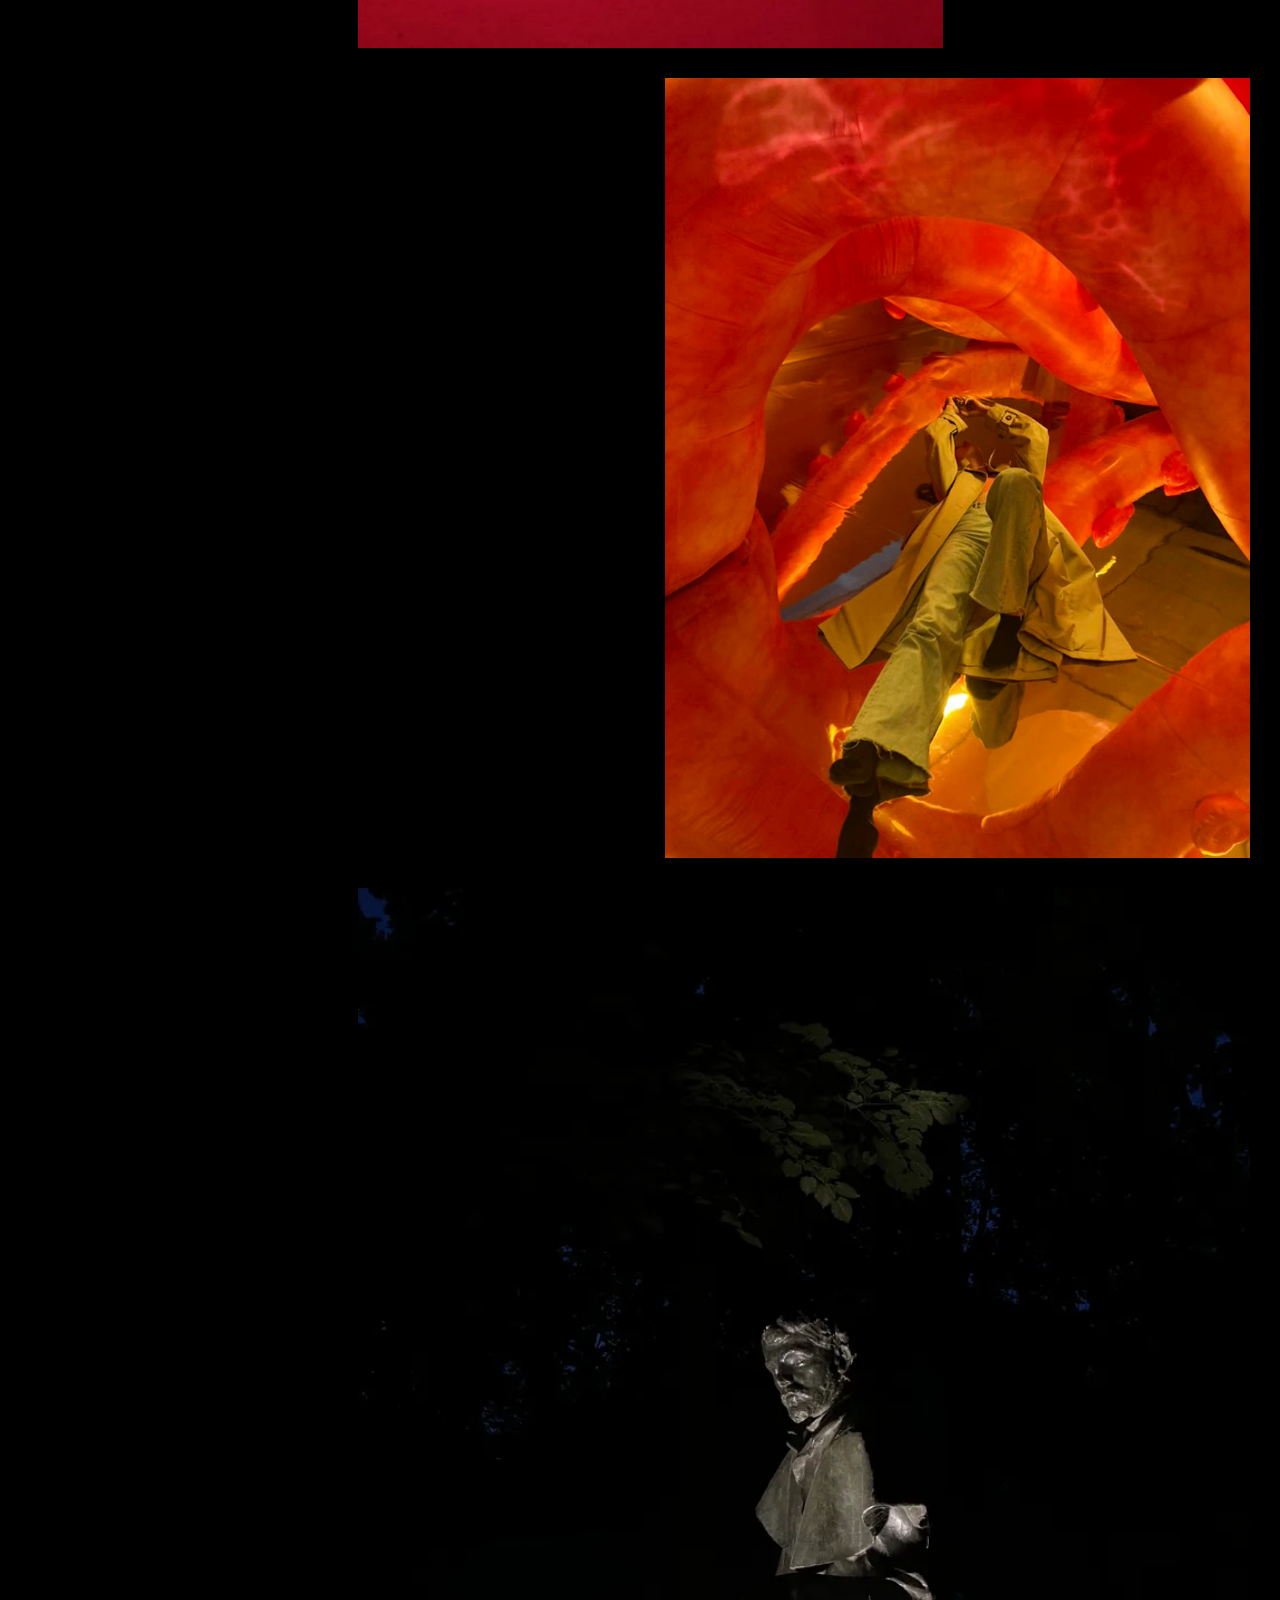
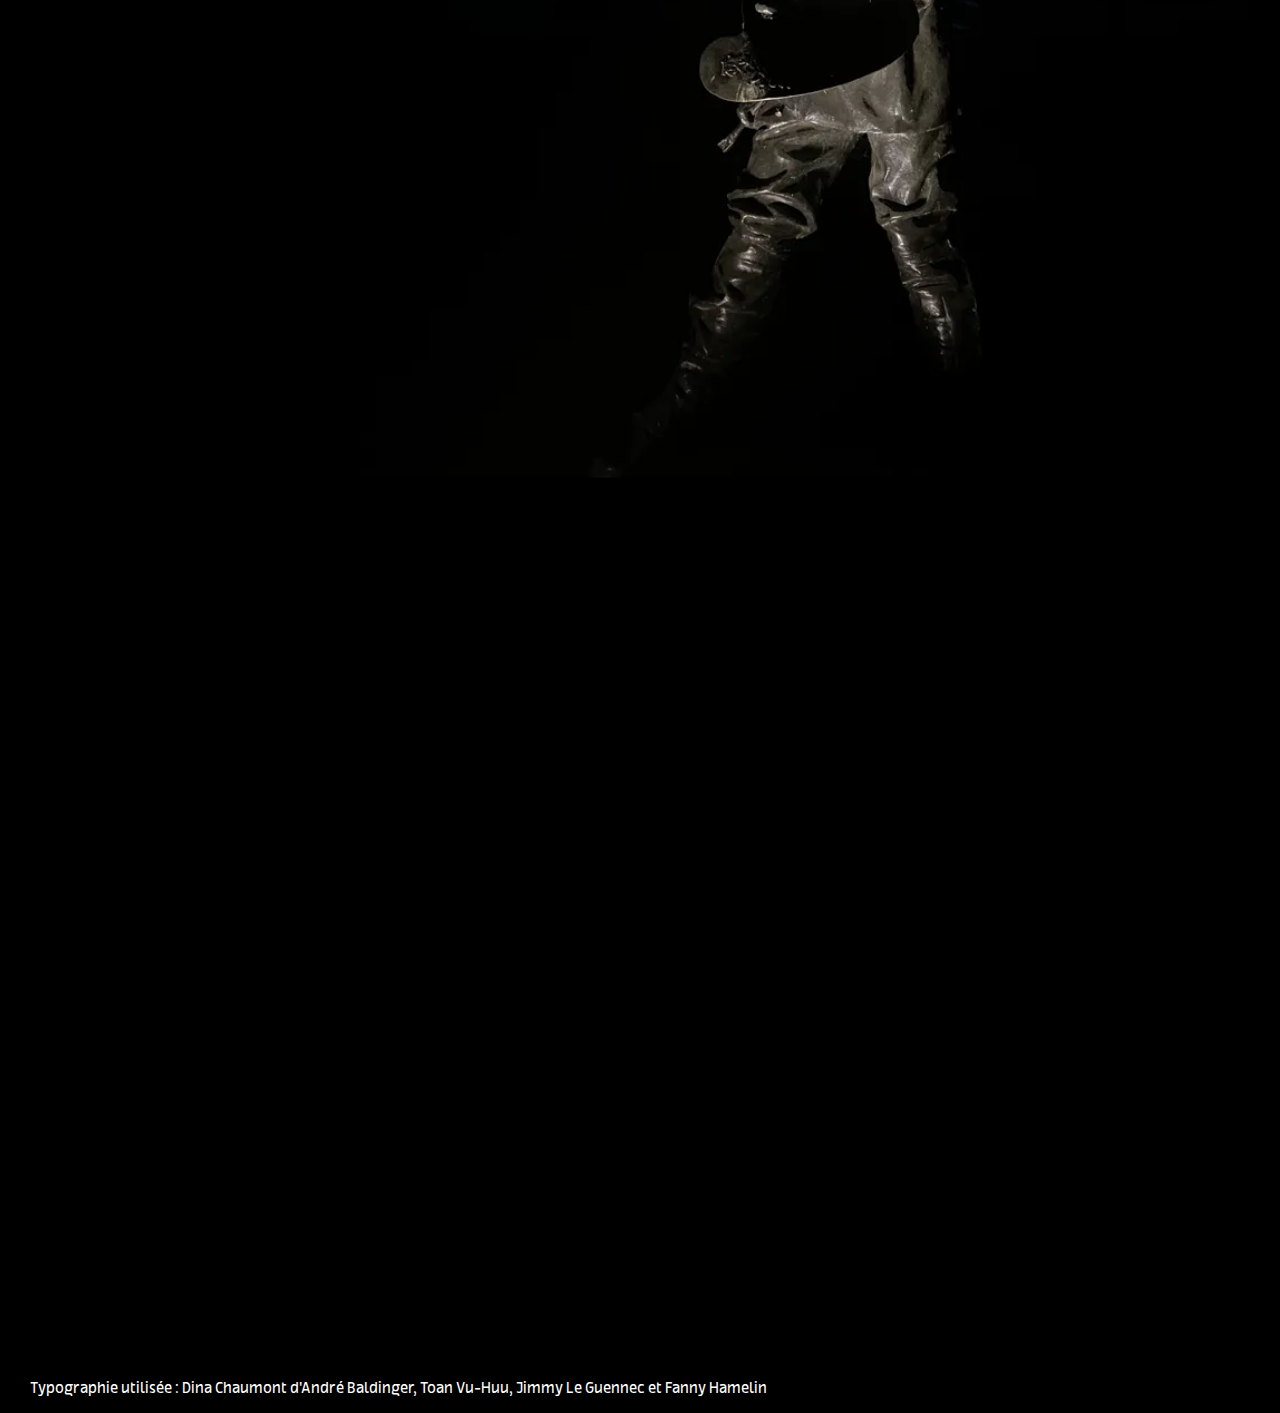
<file: photographies.html>
<!DOCTYPE html>
<html lang="fr">

<head>

    <meta charset="UTF-8">
    <meta name="viewport" content="width=device-width, initial-scale=1.0">
    <title>Ilona Bertrand — Photographies</title>
    <link rel="stylesheet" href="projets.css">

</head>

<body class="photographies" >

    <header class="header">

        <h1><a href="index.html"><img src="logo.svg" alt="Ilona Bertrand" width="114" height="56"></a></h1>

        <nav class="header-nav">

            <a href="mailto:ilonabertrand@free.fr">ilonabertrand@free.fr</a>
            <a href="apropos.html"><span>À PROPOS</span></a>
        
        </nav>

    </header>

    <p class="titre">Photographies</p>

    <div class="tout">

        <div class="grid-main">

            <p class="texte">La photographie a été le premier médium artistique pour lequel j’ai éprouvé une réelle passion. Elle m’a permis, dès le début, de créer des images qui résonnaient avec mes émotions et mes idées, traduisant la réalité telle que je la perçois. J’ai ainsi pu produire des visuels qui commençaient à transmettre plus fidèlement ce que je souhaitais exprimer — perception des gens, de l'espace, des couleurs et de la lumière. 10 ans plus tard, ayant continué à pratiquer régulièrement, j'ai cherché à expérimenter de nouvelles impressions visuelles et pu exprimer mes perceptions plus profondément.</p>

            <div class="grid">

                <img class="item photo01" src="photo1.webp" alt="Photographie">
                <img class="item photo02" src="photo2.webp" alt="Photographie">
                <img class="item photo03" src="photo3.webp" alt="Photographie">
                <img class="item photo04" src="photo4.webp" alt="Photographie">
                <img class="item photo05" src="photo5.webp" alt="Photographie">
                <img class="item photo06" src="photo6.webp" alt="Photographie">
                <img class="item photo07" src="photo7.webp" alt="Photographie">
                <img class="item photo09" src="photo9.jpg" alt="Photographie">
                
            </div>
            
        </div>

    </div>

    <footer class="footer">

        <p>Typographie utilisée : Dina Chaumont d'André Baldinger, Toan Vu-Huu, Jimmy Le Guennec et Fanny Hamelin</p>

    </footer>

</body>

</html>
</file>
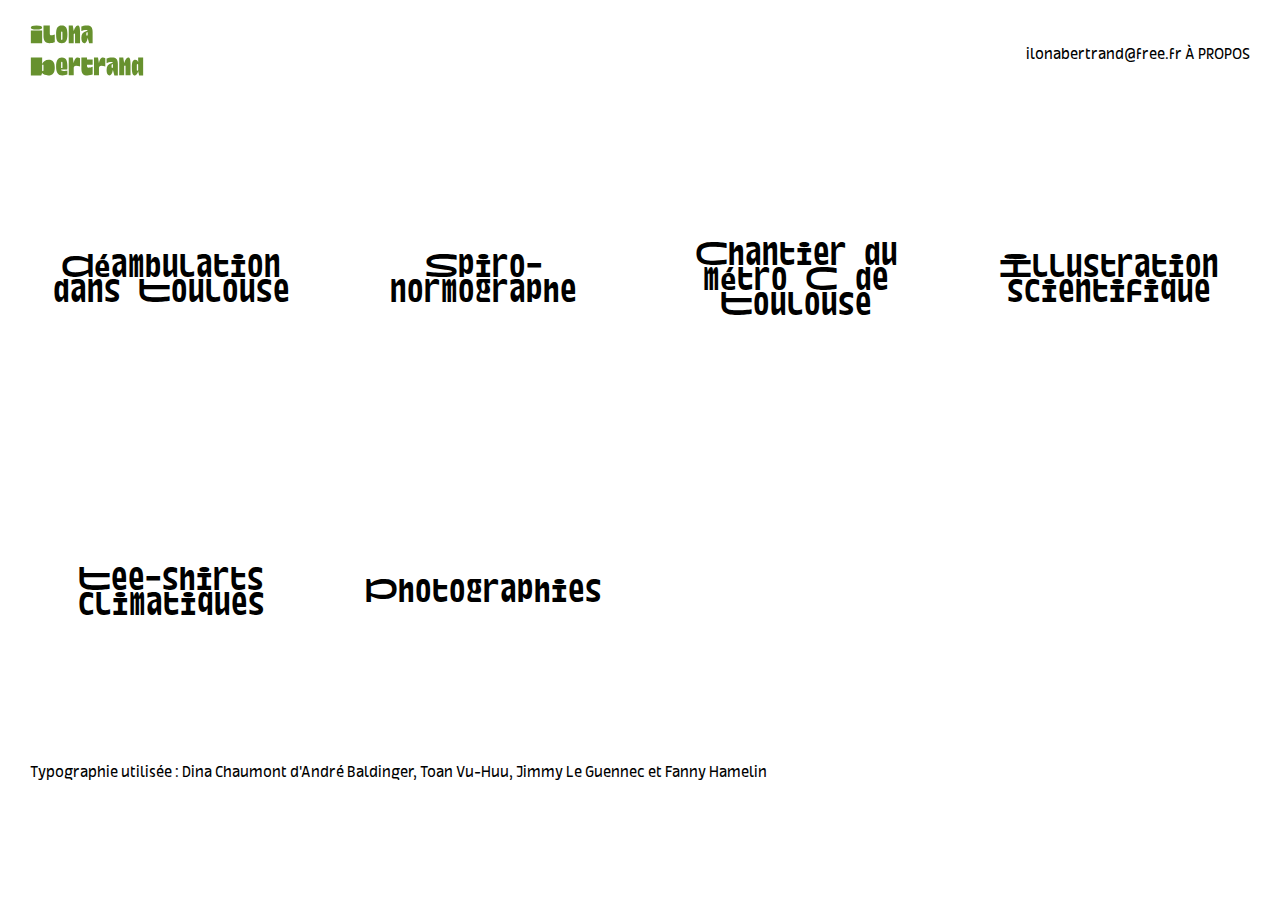
<file: portfolio.html>
<!DOCTYPE html>
<html lang="fr">

<head>

    <meta charset="UTF-8">
    <meta name="viewport" content="width=device-width, initial-scale=1.0">
    <title>Ilona Bertrand — Portfolio</title>
    <link rel="stylesheet" href="portfolio.css">

</head>

<body>

    <header class="header">

        <h1><a href="portfolio.html"><img src="logo.svg" alt="Ilona Bertrand" width="114" height="56"></a></h1>

        <nav class="header-nav">

            <a href="mailto:ilonabertrand@free.fr">ilonabertrand@free.fr</a>
            <a href="apropos.html"><span>À PROPOS</span></a>
        
        </nav>

    </header>

    <div class="grid">

        <a href="deambulation.html" class="item item01">
            <img src="vdeambulatio.avif" alt="photo">
            <div class="desc">Déambulation dans Toulouse</div>
        </a>
        
        <a href="spironormographe.html" class="item item02">
            <img src="vspiro.avif" alt="photo">
            <div class="desc">Spiro-normographe</div>
        </a>
        
        <a href="chantier.html" class="item item03">
            <img src="vchantier.avif" alt="photo">
            <div class="desc">Chantier du métro C de Toulouse</div>
        </a>

        <a href="illustration.html" class="item item04">
            <img src="villus.avif" alt="photo">
            <div class="desc">Illustration scientifique</div>
        </a>

        <a href="climat.html" class="item item05">
            <img src="vchgtcli.avif" alt="photo">
            <div class="desc">Tee-shirts climatiques</div>
        </a>

        <a href="photographies.html" class="item item06">
            <img src="vphoto.avif" alt="photo">
            <div class="desc">Photographies</div>
        </a>

        <!--<a href="#" class="item item04">
            <img src="vchgtclim.avif" alt="photo">
            <div class="desc">Staub</div>
        </a>

        <a href="#" class="item item04">
            <img src="vchgtclim.avif" alt="photo">
            <div class="desc">Parlement<br>de la Seine</div>
        </a>

        <a href="#" class="item item04">
            <img src="vchgtclim.avif" alt="photo">
            <div class="desc">Chroniques</div>
        </a>

        <a href="#" class="item item04">
            <img src="vchgtclim.avif" alt="photo">
            <div class="desc">Le manifeste des légumes</div>
        </a>-->

    </div>  

    <footer class="footer">

        <p>Typographie utilisée : Dina Chaumont d'André Baldinger, Toan Vu-Huu, Jimmy Le Guennec et Fanny Hamelin</p>
        
    </footer>

</body>

</html>
</file>
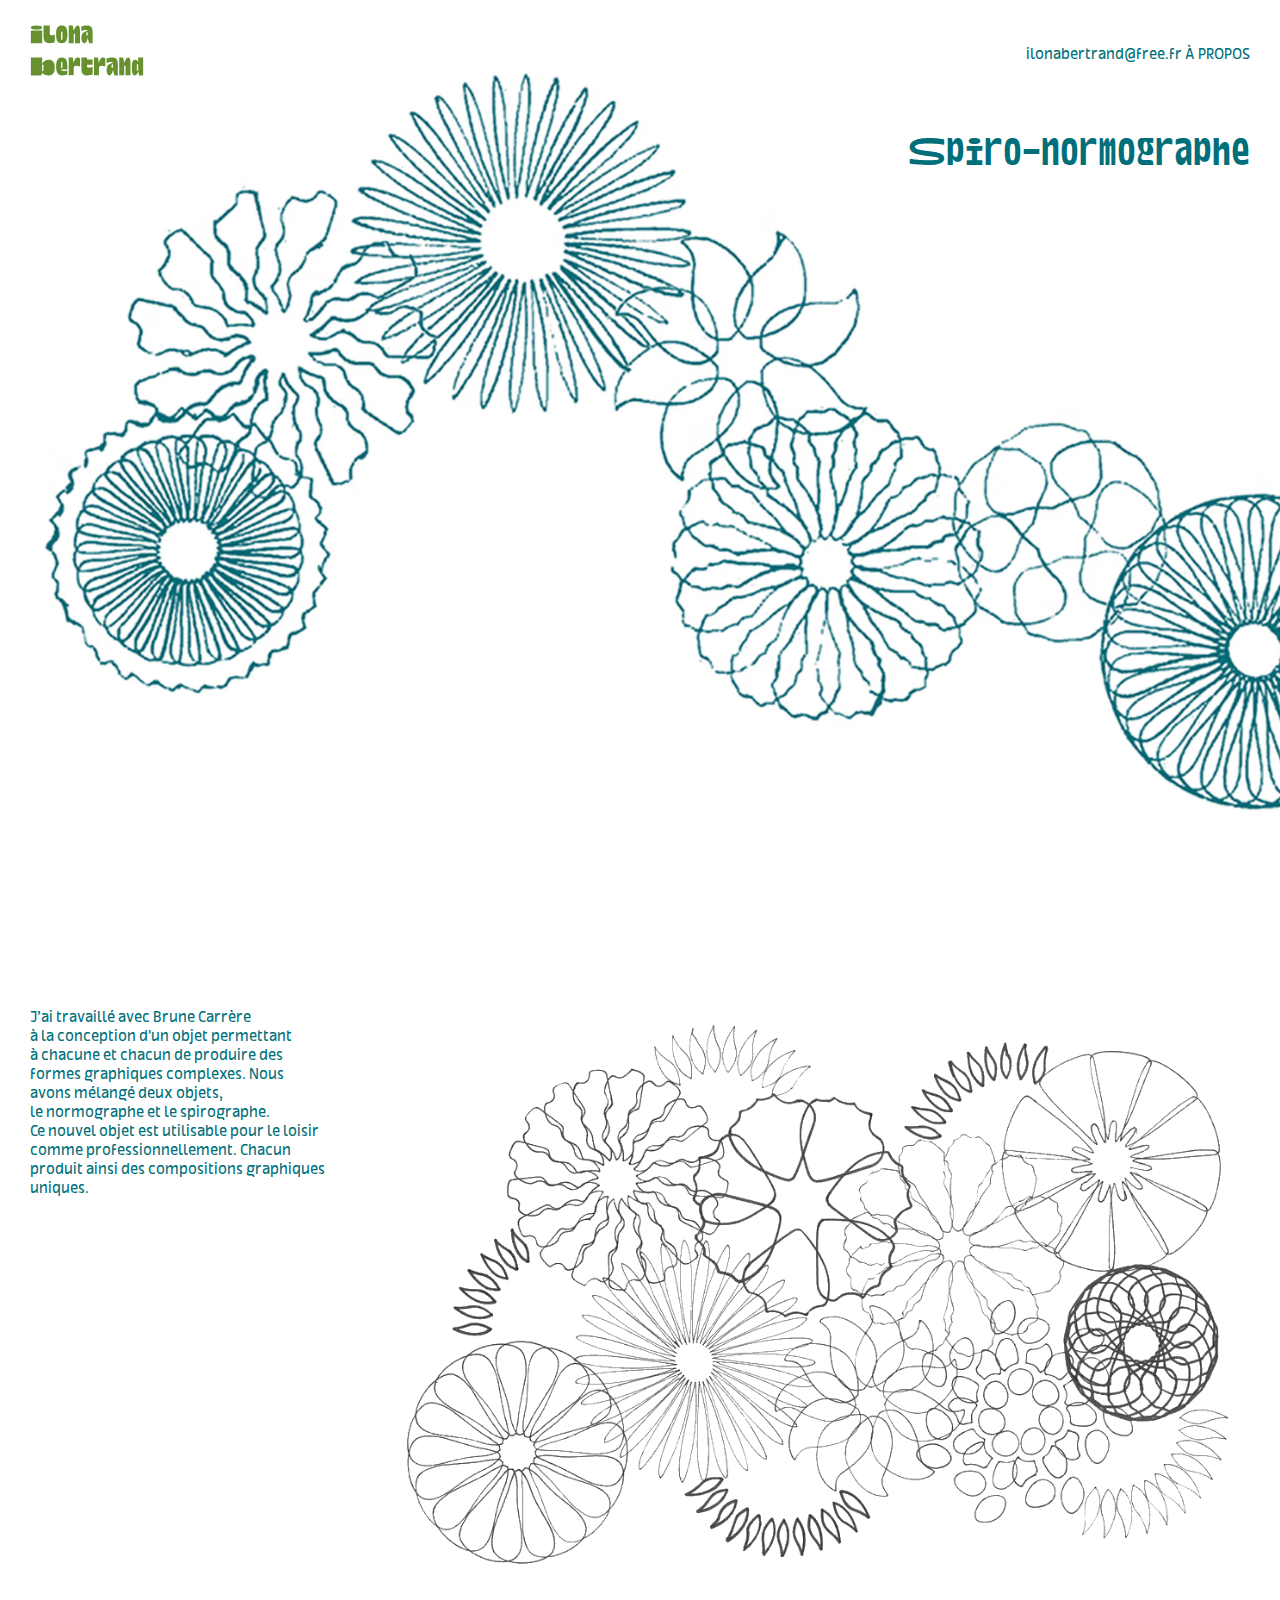
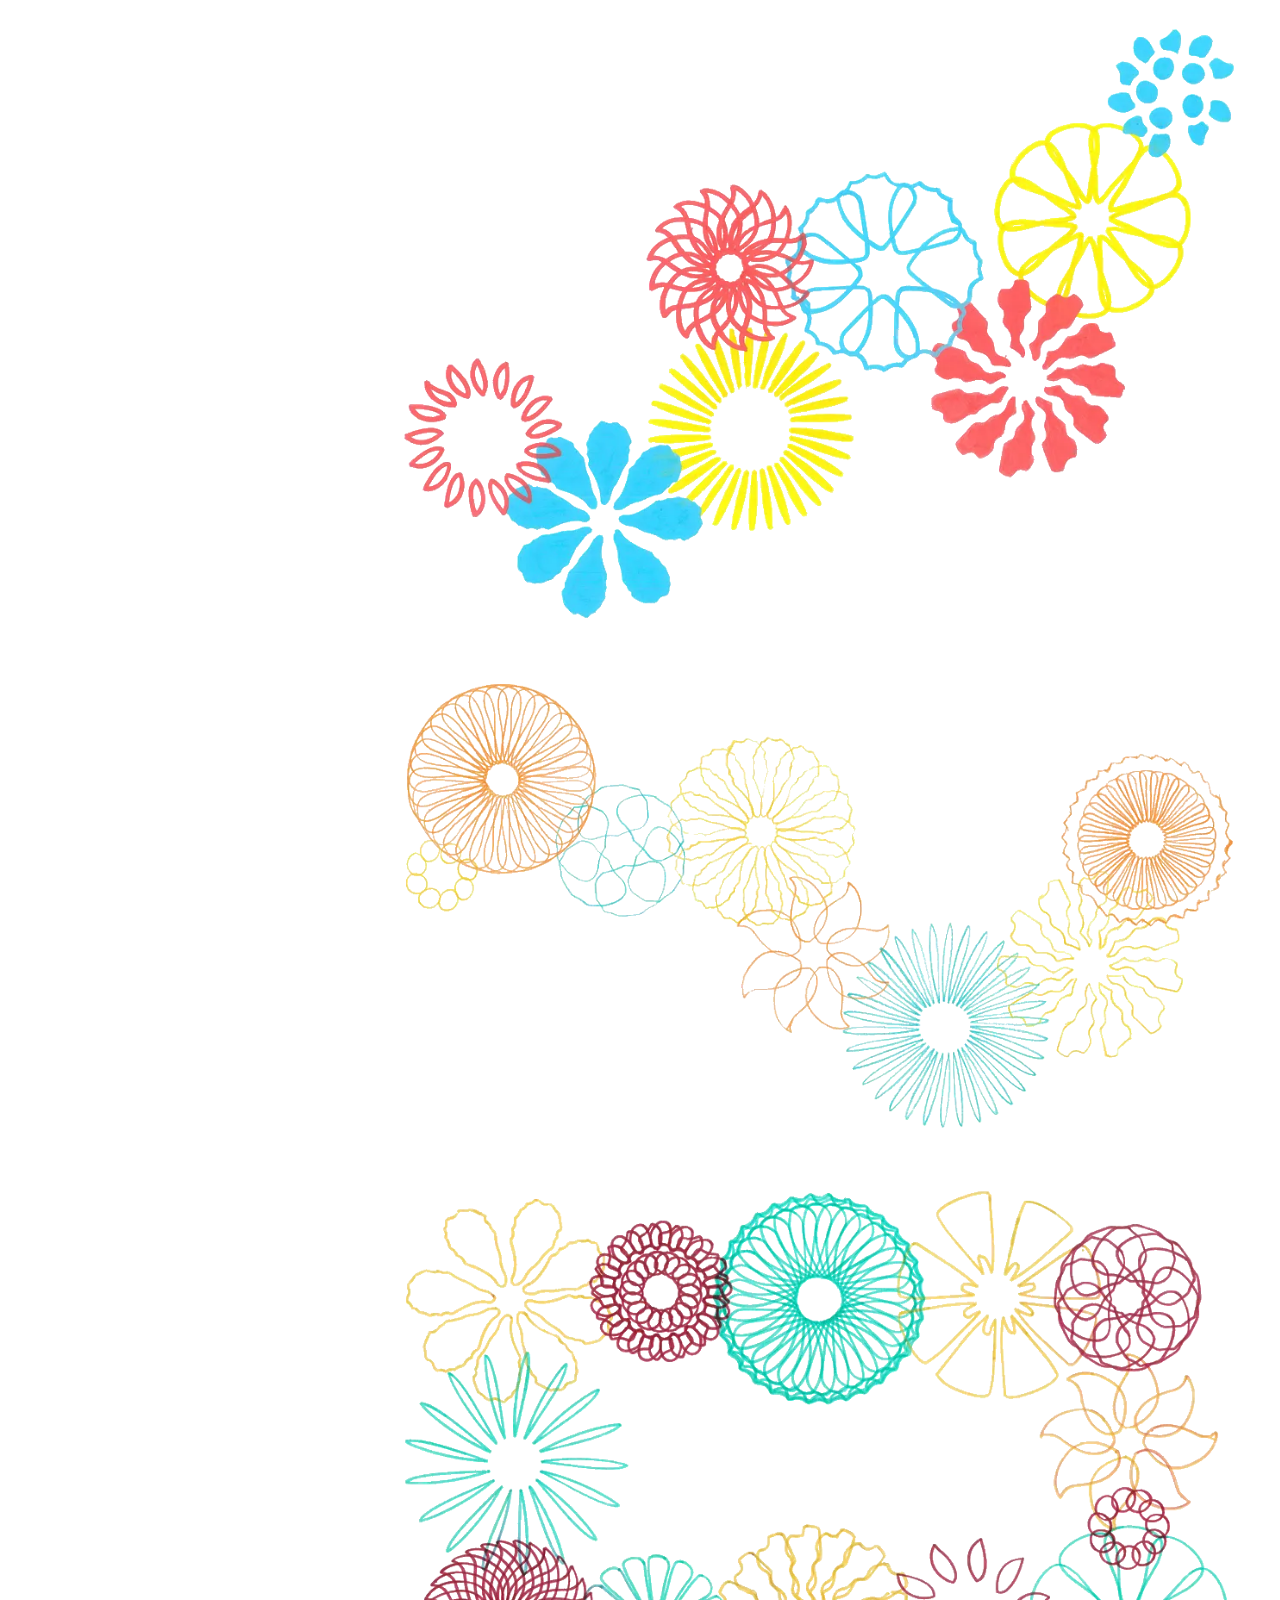
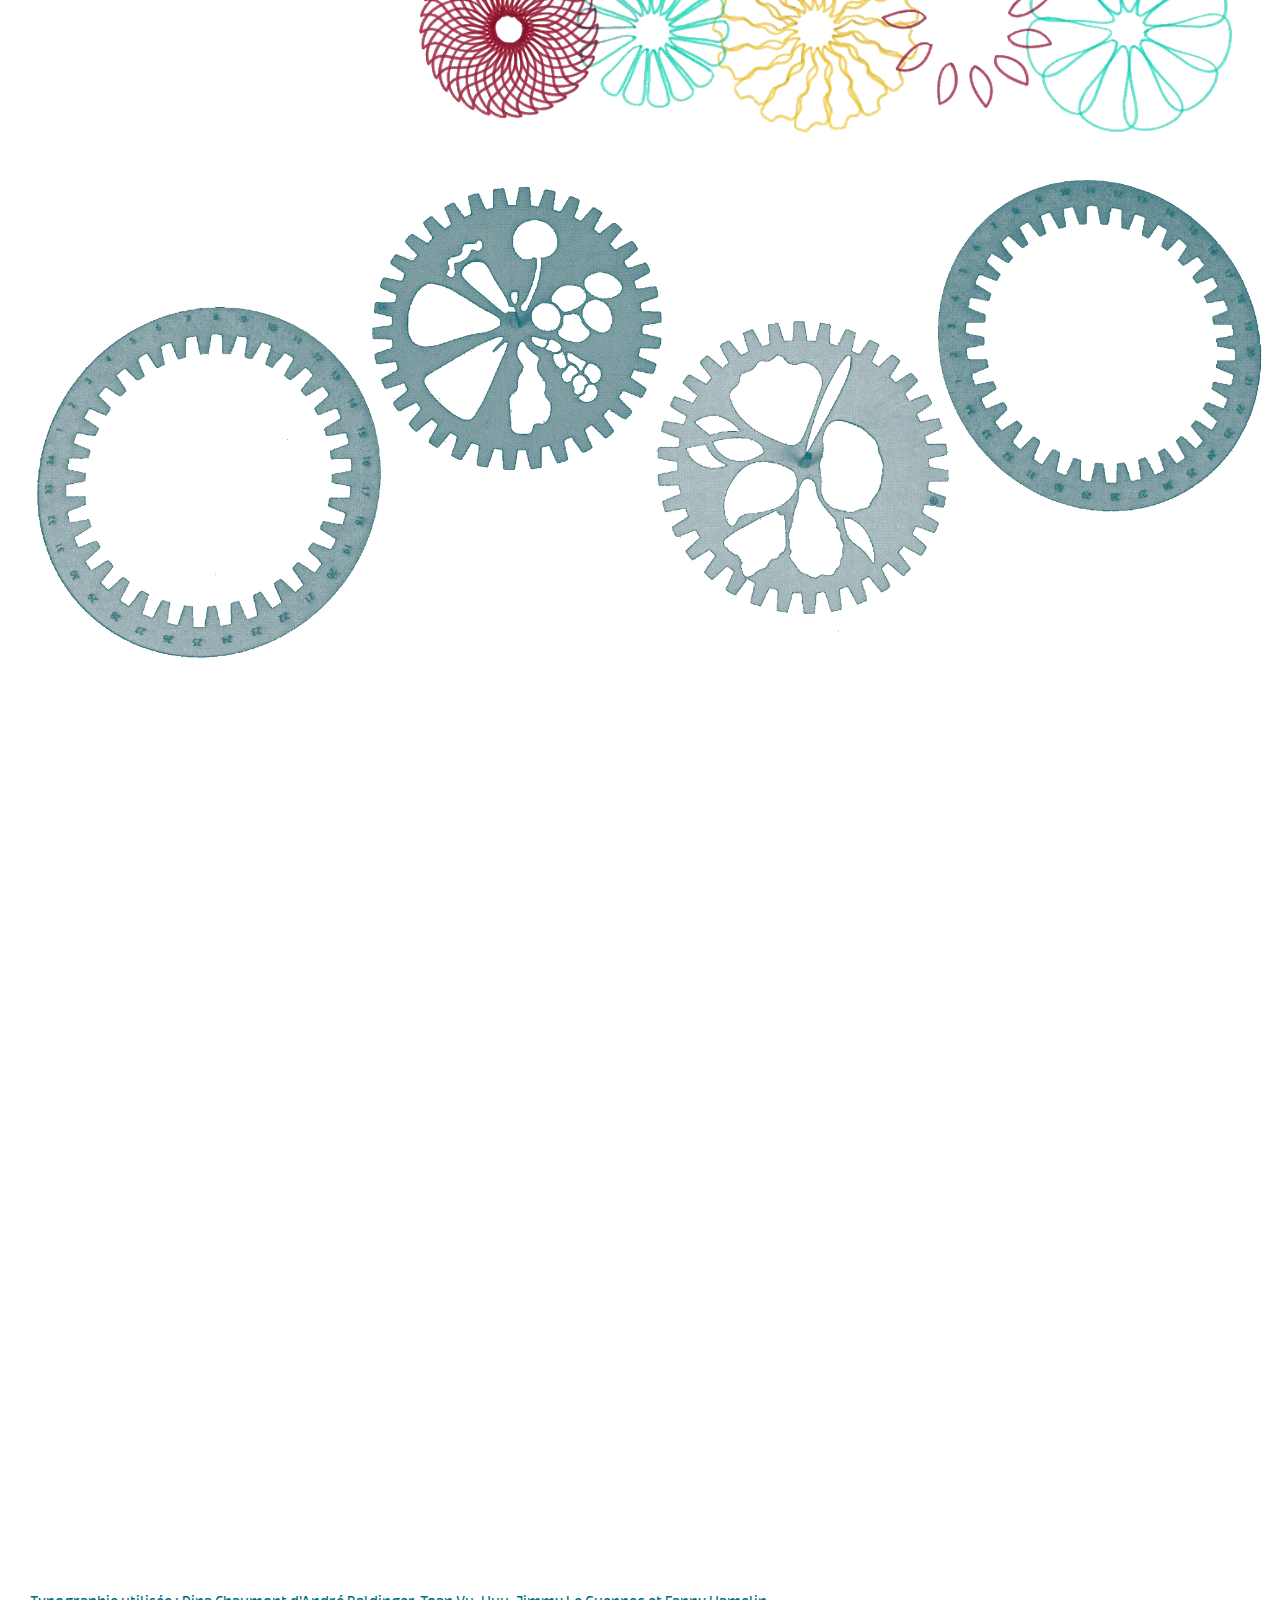
<file: spironormographe.html>
<!DOCTYPE html>
<html lang="fr">

<head>

    <meta charset="UTF-8">
    <meta name="viewport" content="width=device-width, initial-scale=1.0">
    <title>Ilona Bertrand — Spiro-normographe</title>
    <link rel="stylesheet" href="projets.css">

</head>

<body class="spiro-normographe" >

    <header class="header">

        <h1><a href="portfolio.html"><img src="logo.svg" alt="Ilona Bertrand" width="114" height="56"></a></h1>

        <nav class="header-nav">

            <a href="mailto:ilonabertrand@free.fr">ilonabertrand@free.fr</a>
            <a href="apropos.html"><span>À PROPOS</span></a>
        
        </nav>


        
    </header>

    <P class="titre">Spiro-normographe</p>

    <div class="tout">

        <div class="grid-main">

            <p class="texte">J’ai travaillé avec Brune Carrère à la conception d'un objet permettant à chacune et chacun de produire des formes graphiques complexes. Nous avons mélangé deux objets, le normographe et le spirographe. Ce nouvel objet est utilisable pour le loisir comme professionnellement. Chacun produit ainsi des compositions graphiques uniques.</p>

            <div class="lepo">

                <img class="itemp" src="spironormographe1.webp" alt="Dessin au spiro-normographe">
                <img class="itemp" src="spironormographe3.webp" alt="Dessin au spiro-normographe">
                <img class="itemp" src="spironormographe4.webp" alt="Dessin au spiro-normographe">
                <img class="itemp" src="spironormographe2.webp" alt="Dessin au spiro-normographe">

            </div>

        </div>

        <img class=leporello src="bgspironormograph.webp" alt="Spiro-normographe photo" width= "100%">

    </div>

    <footer class="footer">

        <p>Typographie utilisée : Dina Chaumont d'André Baldinger, Toan Vu-Huu, Jimmy Le Guennec et Fanny Hamelin</p>

    </footer>

</body>

</html>
</file>
<file: portfolio.css>
@font-face {
    font-family: "DinaChaumont-TextRegular";
    src: url(DinaChaumont-TextRegular.woff2) format("woff2");
}

@font-face {
    font-family: "DinaChaumont-DisplayBold";
    src: url(DinaChaumont-DisplayBold.woff2) format("woff2");
}

@font-face {
    font-family: "DinaChaumont-DisplayRegular";
    src: url(DinaChaumont-DisplayRegular.woff2) format("woff2");
}

@media (min-width: 256px) {
    .grid{
        display: grid;
        grid-template-columns: 1fr;
        gap: 30px;
        justify-content: center;
        margin: 30px;
    }
}

@media (min-width: 512px) {
    .grid{
        display: grid;
        grid-template-columns: 1fr 1fr;
        gap: 30px;
        justify-content: center;
        margin: 30px;
    }
}

@media (min-width: 800px) {
    .grid{
        display: grid;
        grid-template-columns: 1fr 1fr 1fr;
        gap: 30px;
        justify-content: center;
        margin: 30px;
    }
}

@media (min-width: 1024px) {
    .grid{
        display: grid;
        grid-template-columns: 1fr 1fr 1fr 1fr;
        gap: 30px;
        justify-content: center;
        margin: 30px;
    }
}

.header{
    display: grid;
    grid-template-columns: auto auto;
    justify-content: space-between;
    align-items: center;
    margin-left: 30px;
    margin-right: 30px;
    margin-top: 0px;
    margin-bottom: 0px;
}

.header a{
    text-decoration: none;
    color: currentColor;
}

.footer{
    margin-top:0px;
    margin-left: 30px;
    margin-right: 30px;
    margin-bottom: 15px;
}

body{
    font-family: "DinaChaumont-TextRegular", sans-serif;
    color: black;
    /*background: #000 url(vdeambulation.avif) no-repeat;
    background-size: cover;*/
    margin: 0;
}

/*.grid{
    display: grid;
    grid-template-columns: 1fr 1fr 1fr 1fr;
    gap: 30px;
    justify-content: center;
}*/

.item{
    display: inline-grid;
    place-items: center;
    text-decoration: none;
    color: currentColor;
    font-size: 35px;
    font-family: "DinaChaumont-DisplayRegular", sans-serif;
}

.item .desc{
    grid-column: 1/-1;
    grid-row: 1/-1;
    text-align: center;
}

.item img{
    width: 100%;
    height: 100%;
    grid-column: 1/-1;
    grid-row: 1/-1;
    /*transition: opacity 0.3s;*/
    opacity: 0;
}

.item:hover img{
    opacity: 1;
}

.propos{
    margin: 30px;
    text-decoration: none;
    color: currentColor;
}

.cv span{
    text-decoration: none;
    color: currentColor;
}

.cv:hover span{
    color:#68912e;
}
</file>
<file: projets.css>
@font-face {
    font-family: "DinaChaumont-TextRegular";
    src: url(DinaChaumont-TextRegular.woff2) format("woff2");
}

@font-face {
    font-family: "DinaChaumont-DisplayBold";
    src: url(DinaChaumont-DisplayBold.woff2) format("woff2");
}

@font-face {
    font-family: "DinaChaumont-DisplayRegular";
    src: url(DinaChaumont-DisplayRegular.woff2) format("woff2");
}

@media (min-width: 350px) {
    .grid-main{
    display: grid;
    grid-template-columns: 1fr;
    gap: 30px;
    justify-content: center;
    margin: 30px;
    }
}  

@media (min-width: 600px) {
    .grid-main{
    display: grid;
    grid-template-columns: 1fr 3fr;
    gap: 30px;
    margin: 30px;
    }
    .grid{
    display: grid;
    grid-template-columns: 1fr 1fr 1fr;
    gap: 30px;
    justify-content: center;
    grid-column: 2;
    }
    .lepo{
    display: grid;
    grid-template-columns: 1fr;
    gap: 30px;
    justify-content: center;
    }
    .autre-grid{
    display: grid;
    grid-template-columns: 1fr 1fr 1fr;
    gap: 30px;
    justify-content: center;
    }
}    

@media (min-width: 1000px) {
    .grid-main{
    display: grid;
    grid-template-columns: 1fr 3fr;
    gap: 30px;
    margin: 30px;
    }
    .grid{
    display: grid;
    grid-template-columns: 1fr 1fr 1fr;
    gap: 30px;
    justify-content: center;
    grid-column: 2;
    }
    .lepo{
    display: grid;
    grid-template-columns: 1fr;
    gap: 30px;
    justify-content: center;
    }
    .autre-grid{
        display: grid;
        grid-template-columns: 1fr 1fr 1fr;
        gap: 30px;
        justify-content: center;
    }
}

/*.tout{
    background: rgba(255, 255, 255, 1);
    margin-top:90vh;
    padding:1px 0 30px;
}*/

.texte{
    width:100%;
    height:100%;
    /*display: inline-grid;*/
    margin-top: 0;
}

.header{
    display: grid;
    grid-template-columns: auto auto;
    justify-content: space-between;
    align-items: center;
    margin-left: 30px;
    margin-right: 30px;
    margin-top: 0px;
    margin-bottom: 0px;
}

.header a{
    text-decoration: none;
    color: currentColor;
}

.footer{
    margin-top:100vh;
    margin-left: 30px;
    margin-right: 30px;
    margin-bottom: 15px;
}

body{
    font-family: "DinaChaumont-TextRegular", sans-serif;
    margin: 0;
}

.titre{
    font-family: "DinaChaumont-DisplayRegular";
    font-size: 40px;
    text-align: right;
    margin: 30px;
}


/*.grid-main{
    display: grid;
    grid-template-columns: 1fr 3fr;
    gap: 30px;
}

.grid{
    display: grid;
    grid-template-columns: 1fr 1fr 1fr;
    gap: 30px;
    justify-content: center;
}*/

.item{
    width:100%;
    height:auto;
    /*display: inline-grid;
    place-items: center;*/
}

.itemp{
    width:100%;
    height: auto;
    grid-column: 2;
}

.photo{
    border: solid;
    border-color: #9b3d12;
}

.leporello{
    margin: 0;
}

.section{
    height: 60px;
}

.spiro-normographe{
    color: #006f7a;
    background: #fff url(bgspironormographe.avif) no-repeat;
    background-size: cover;
    background-attachment: fixed;
}

.deambulation{
    color: #9b3d12;
    background: #fff url(bgdeambulation.webp) no-repeat;
    background-size: cover;
    background-attachment: fixed;
}

.chantier{
    color: #ffffff;
    background: #fff url(bgchantierc.avif) no-repeat;
    background-size: cover;
    background-attachment: fixed;
}

/*.chantier .texte{
    color: #f18f01;
}*/

.deambulation .tout, .spiro-normographe .tout, .illustration .tout{
    background: rgba(255, 255, 255, 1);
    margin-top:90vh;
    padding:1px 0 30px;
}

.chantier .tout, .climat .tout{
    margin-top:90vh;
    padding:1px 0 30px;
}

.illustration .autretout{
    background: rgba(255, 255, 255, 1);
    margin-top:25vh;
    padding:1px 0 30px;
}

.chantier01, .chantier04{
    grid-column: 2/4;
}

.chantier06{
    grid-column: 1/3;
}

.chantier08{
    grid-column: 1/4;
}

.autre-grid{
    display: grid;
    grid-template-columns: 1fr 1fr;
    gap: 30px;
    justify-content: center;
    background: white;
}

.illustration{
    color: #005883;
    background: #fff url(bgillustration.avif) no-repeat;
    background-size: cover;
    background-attachment: fixed;
}

.illus01{
    grid-column: 1;
    grid-row: 1;
}

.illus02{
    grid-column: 1;
    grid-row: 2;
}

.illus03{
    grid-column: 2/4;
    grid-row: 1;
}

.sougrid{
    display: grid;
    grid-template-rows: 50% 50%;
}

.quatre{
    display: grid;
    grid-template-columns: 1fr 1fr 1fr 1fr;
    gap: 30px;
    justify-content: center;
    grid-column: 2;
}

.climat{
    color: #d0f4ea;
    background: #fff url(bgclimat.avif) no-repeat;
    background-size: cover;
    background-attachment: fixed;
}

.climat .texte{
    color: #01283b;
}

.climat01{
    grid-column: 1/4;
}

.climat04{
    grid-column: 1/3;
}

.climat05{
    grid-column: 1;
    grid-row: 2/4;
}

.climat06{
    grid-column: 2/4;
}

.climat07{
    grid-column: 1;
}

.climat08{
    grid-column: 3;
    grid-row: 6;
}

.climat09{
    grid-column: 2;
    grid-row: 5
}

.climat10{
    grid-column: 1;
    grid-row: 5/7;
}

.climat11{
    grid-column: 2/4;
}

.climat11{
    grid-column: 2/4;
}

.climat11{
    grid-column: 2/4;
}

.climat11{
    grid-column: 2/4;
}

.climat16{
    grid-column: 3;
    grid-row: 10/12;
}

.climat17{
    grid-column: 2;
    grid-row: 10/12;
}

.climat20{
    grid-row: 8/10;
}

.photographies{
    color: #ffffff;
    background: #000000 no-repeat;
    background-size: cover;
    background-attachment: fixed;
}

.photo01{
    grid-column: 2/4;
    grid-row: 1;
}

.photo02{
    grid-column: 1/3;
    grid-row: 2;
}

.photo03{
    grid-column: 2/4;
    grid-row: 3;
}

.photo04{
    grid-column: 1/4;
    grid-row: 7;
}

.photo05{
    grid-column: 2;
    grid-row: 4;
}

.photo06{
    grid-column: 1/3;
    grid-row: 5;
}

.photo07{
    grid-column: 1;
    grid-row: 4;
}

.photo09{
    grid-column: 2/4;
    grid-row: 6;
}
</file>
